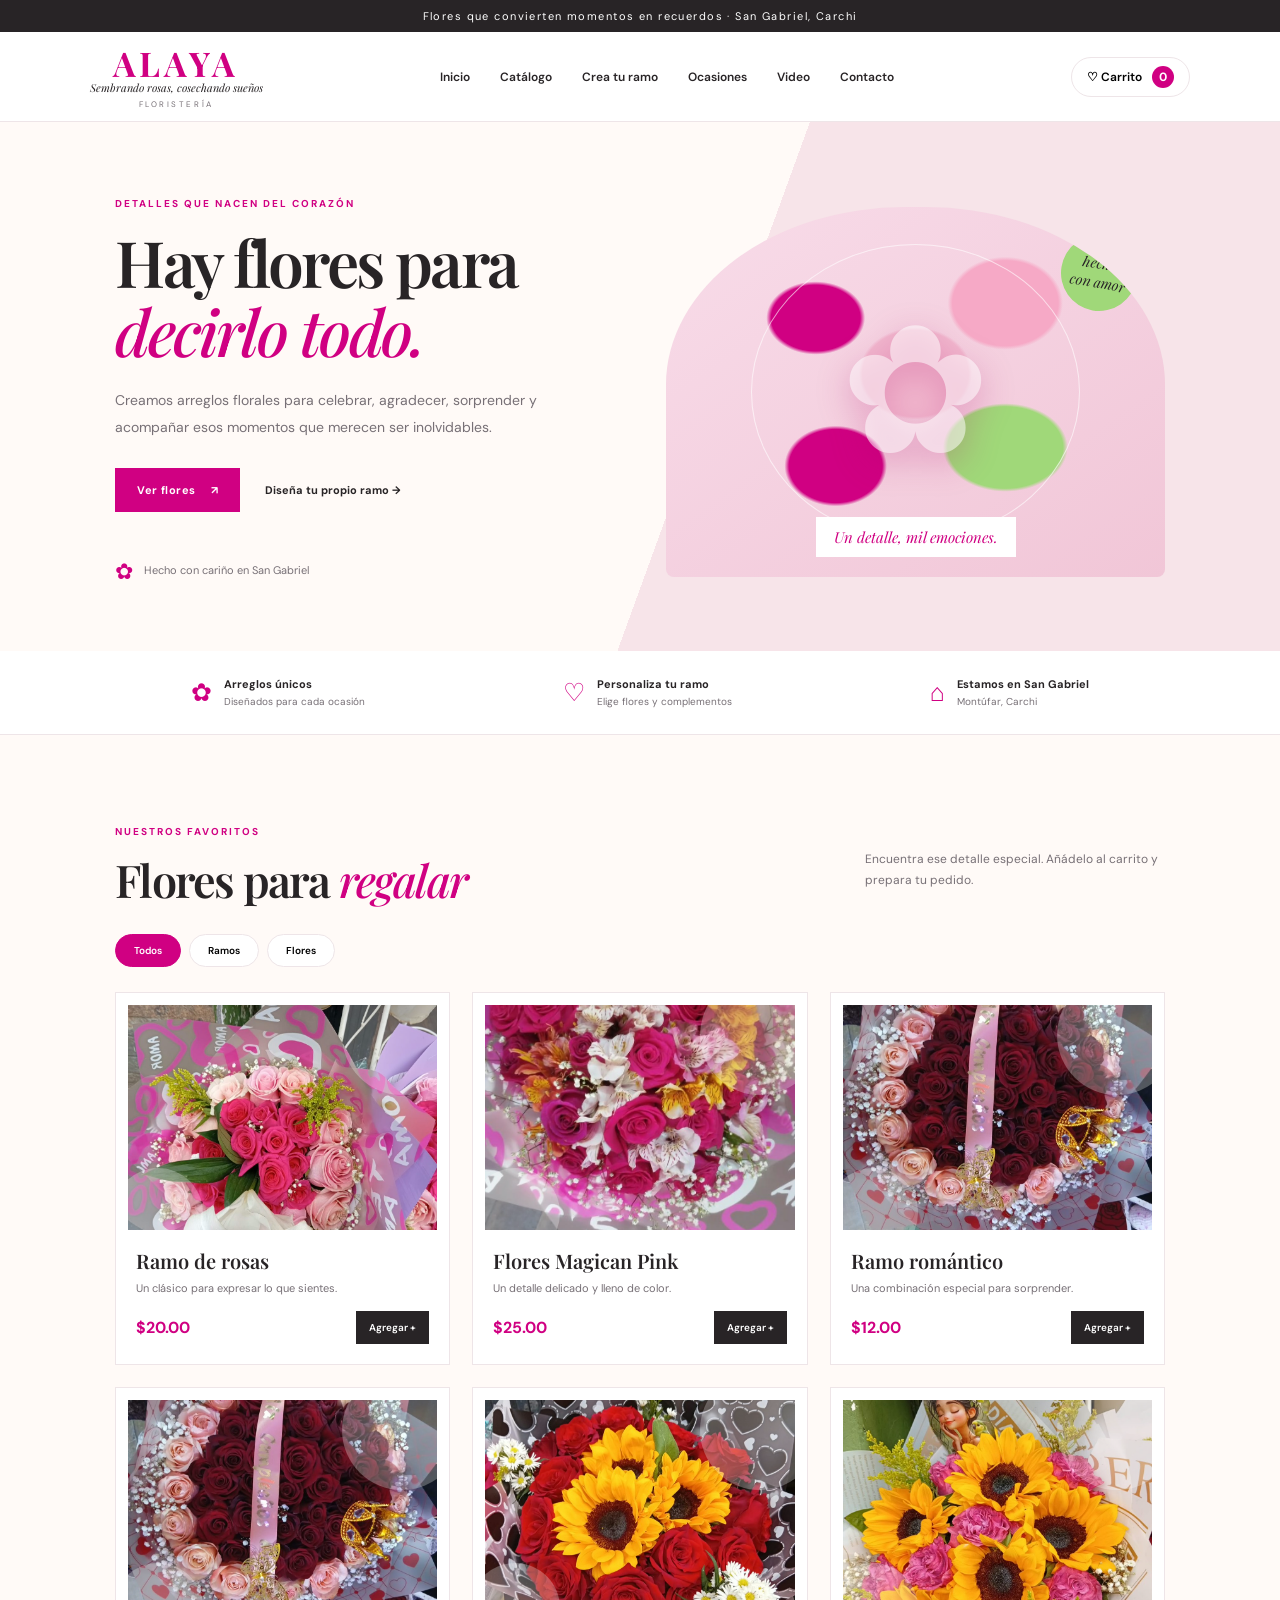
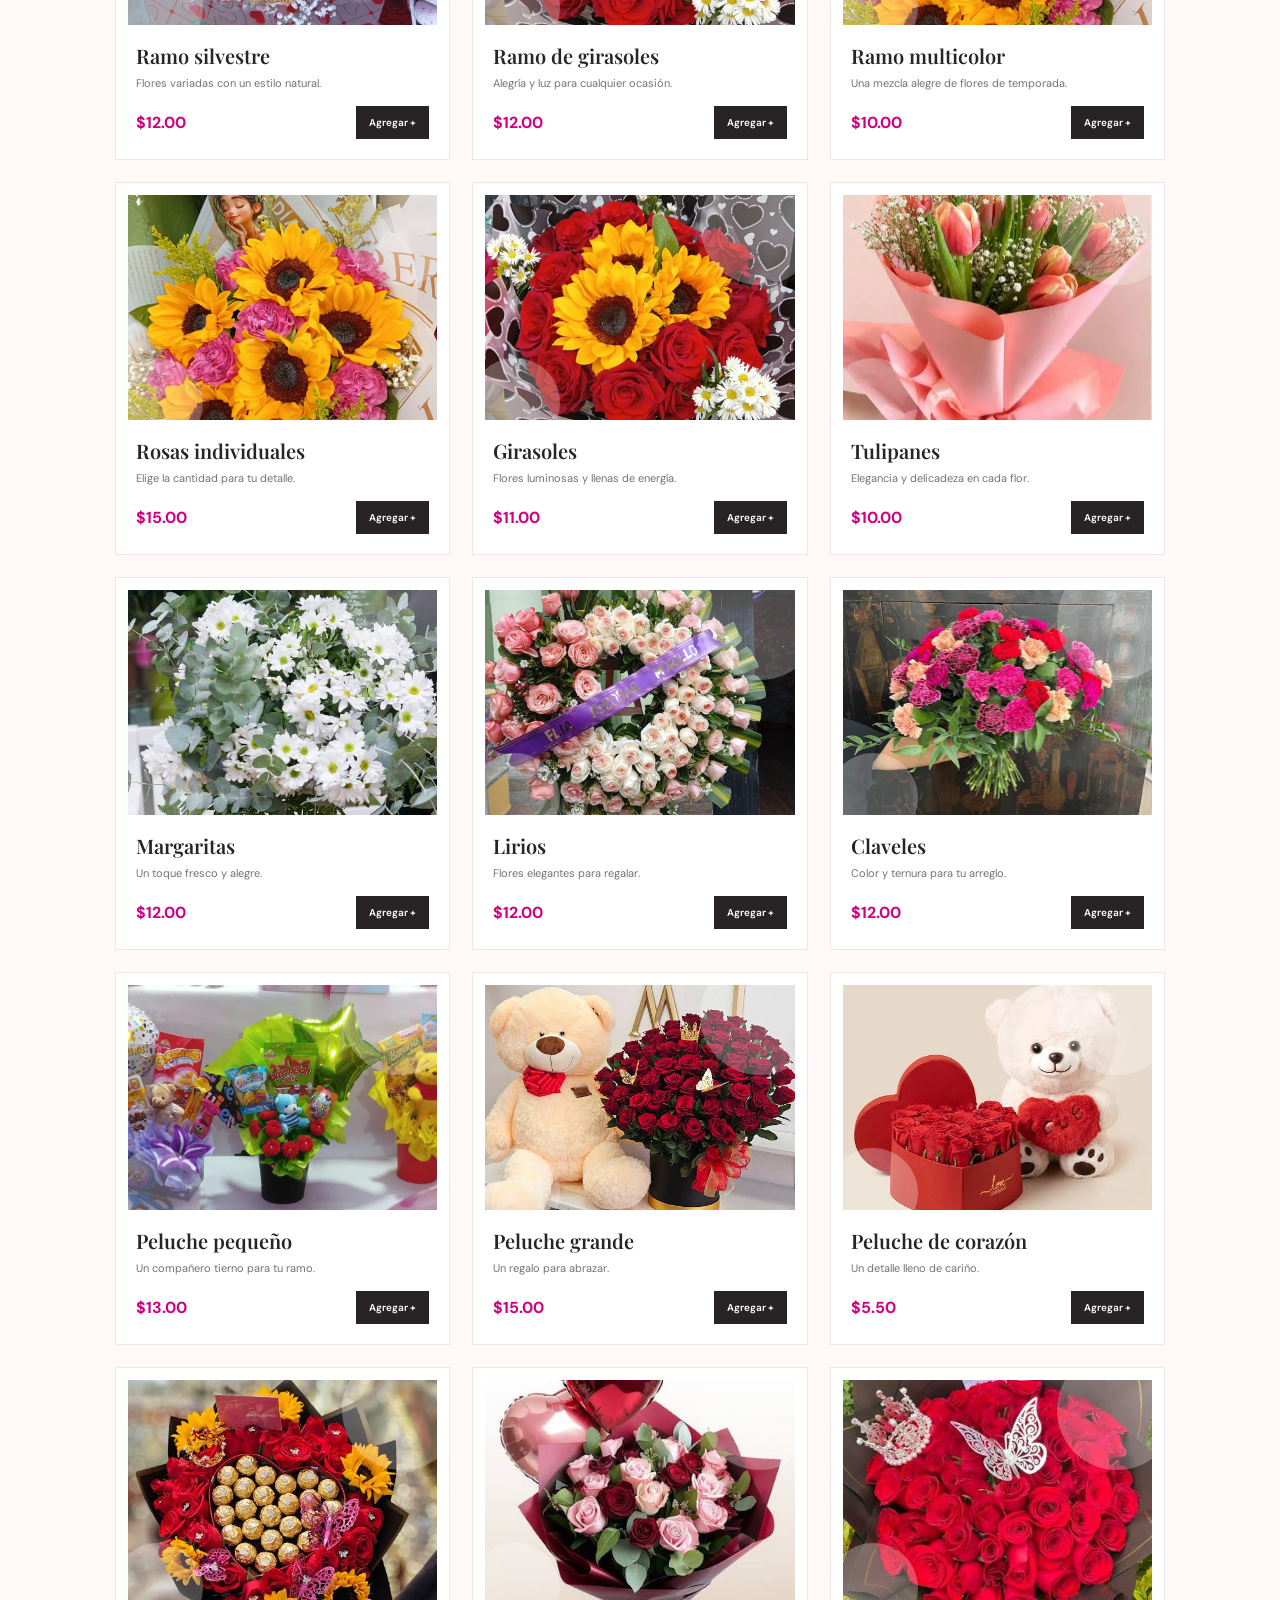
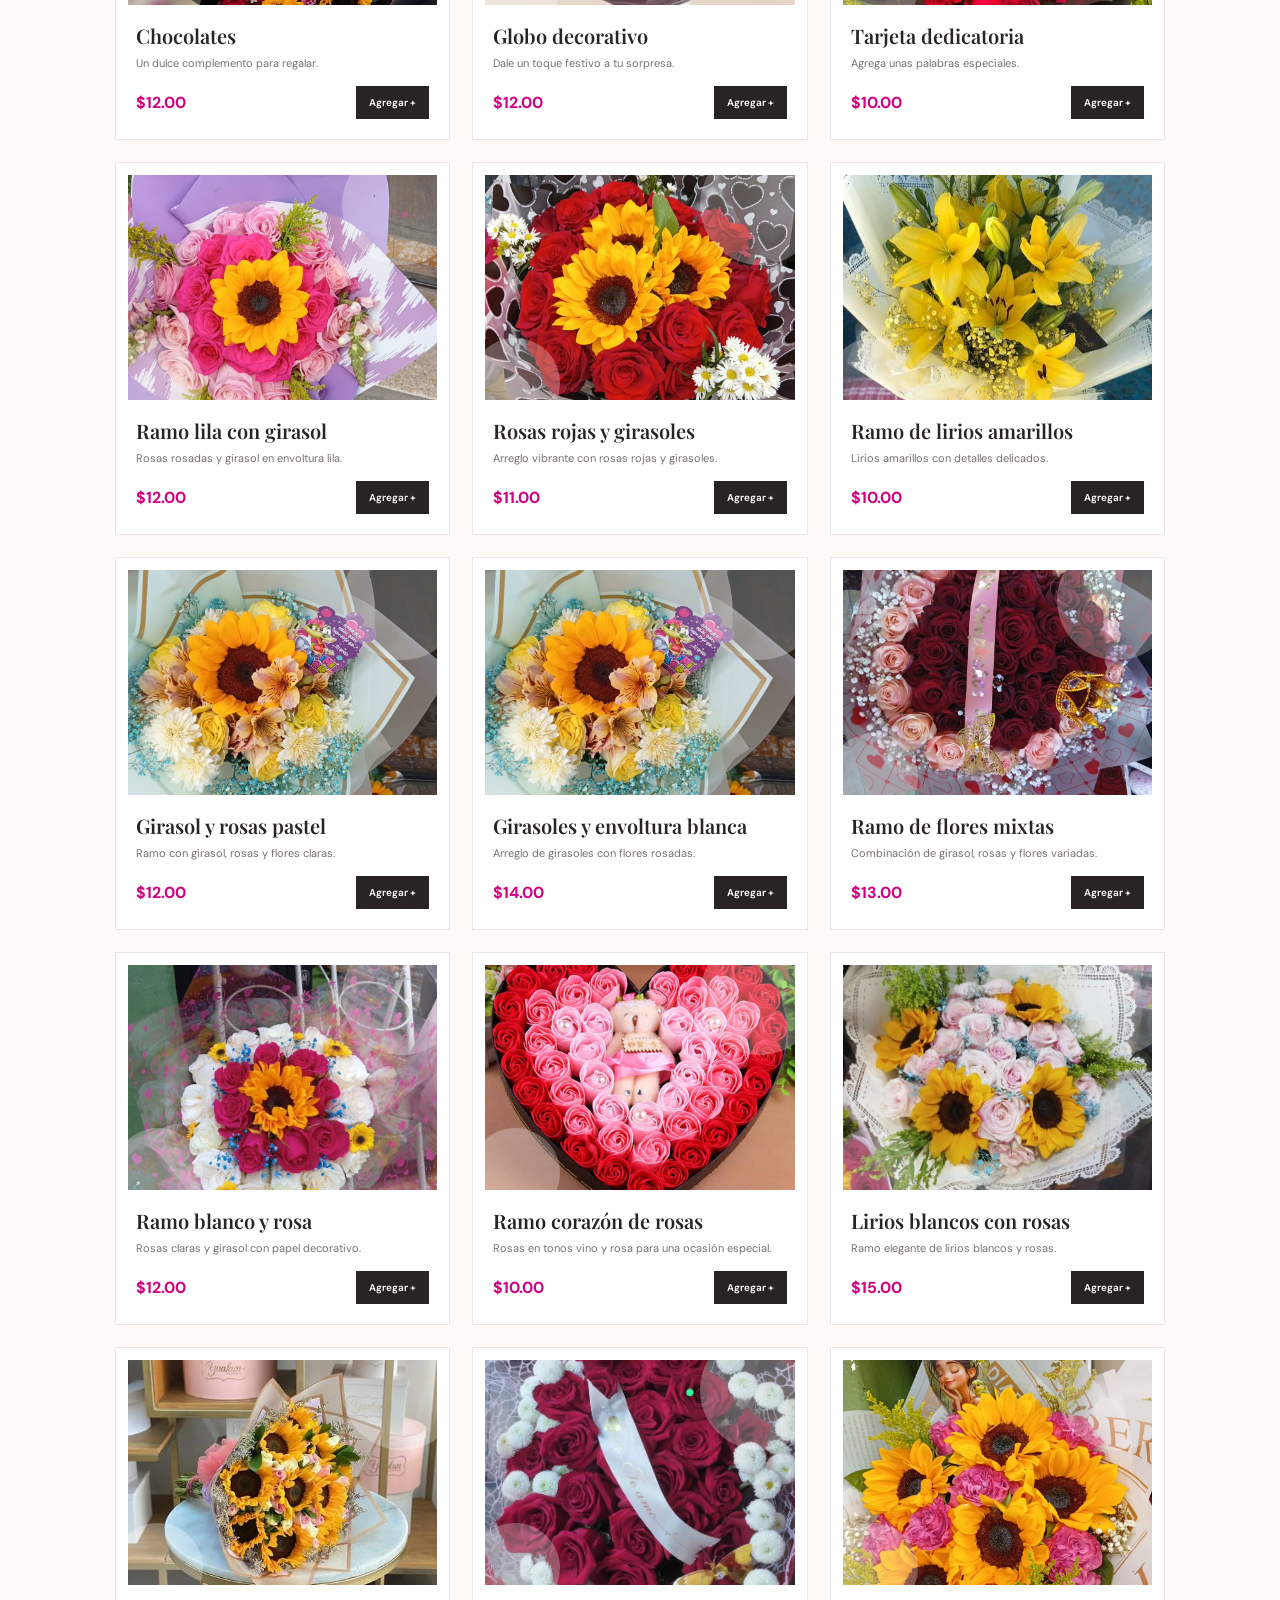
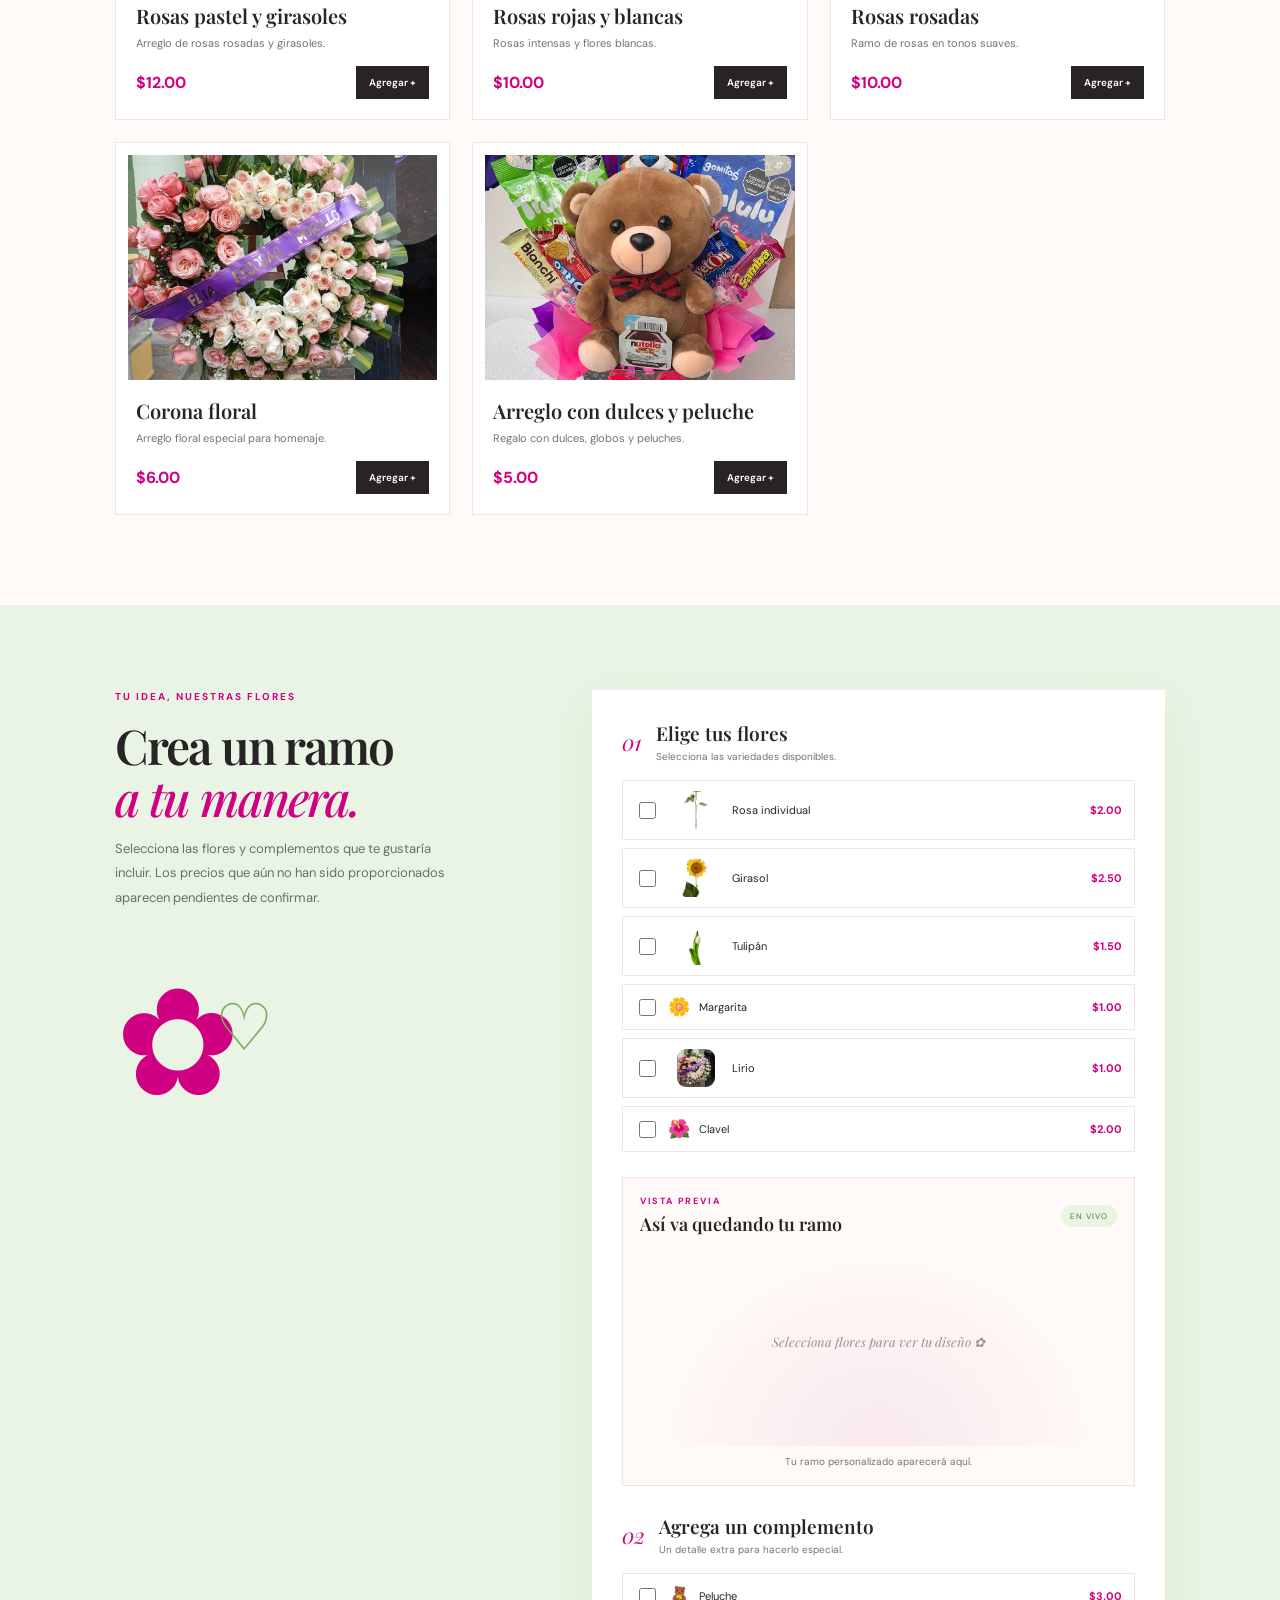
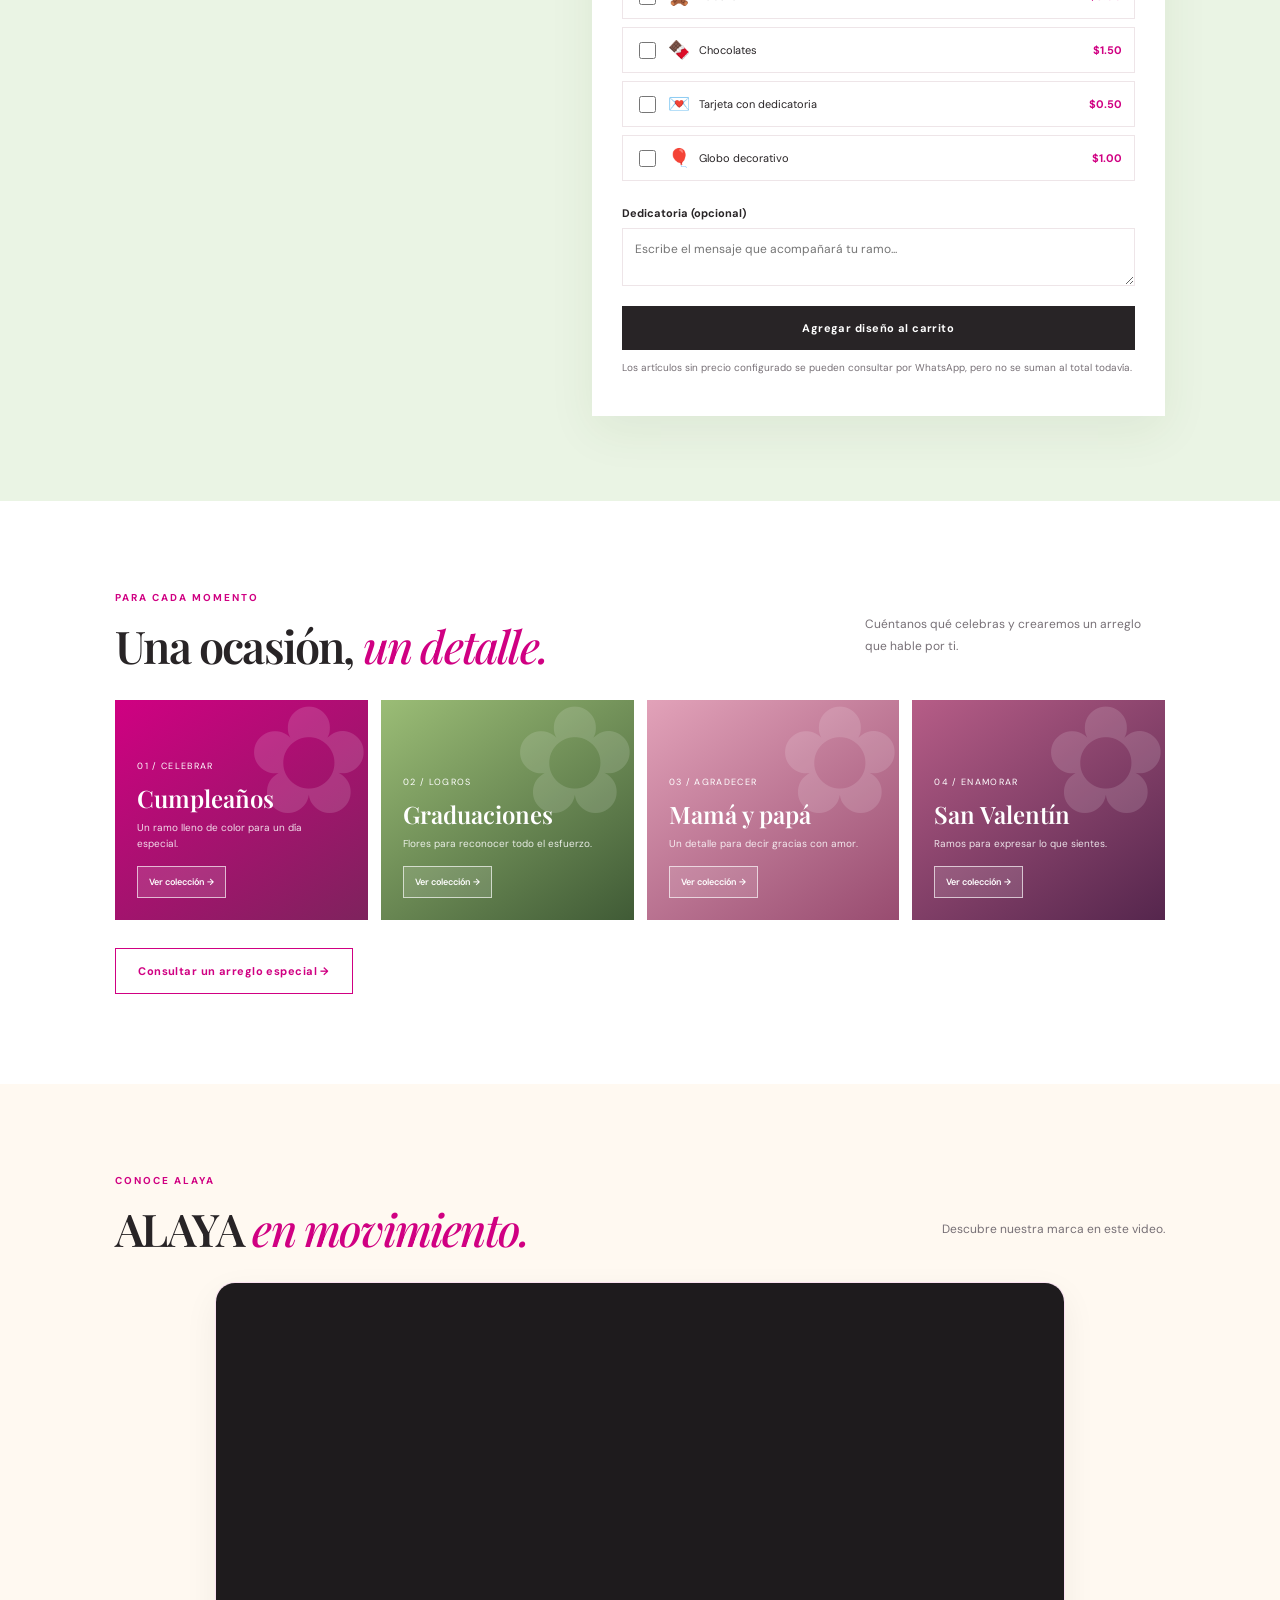
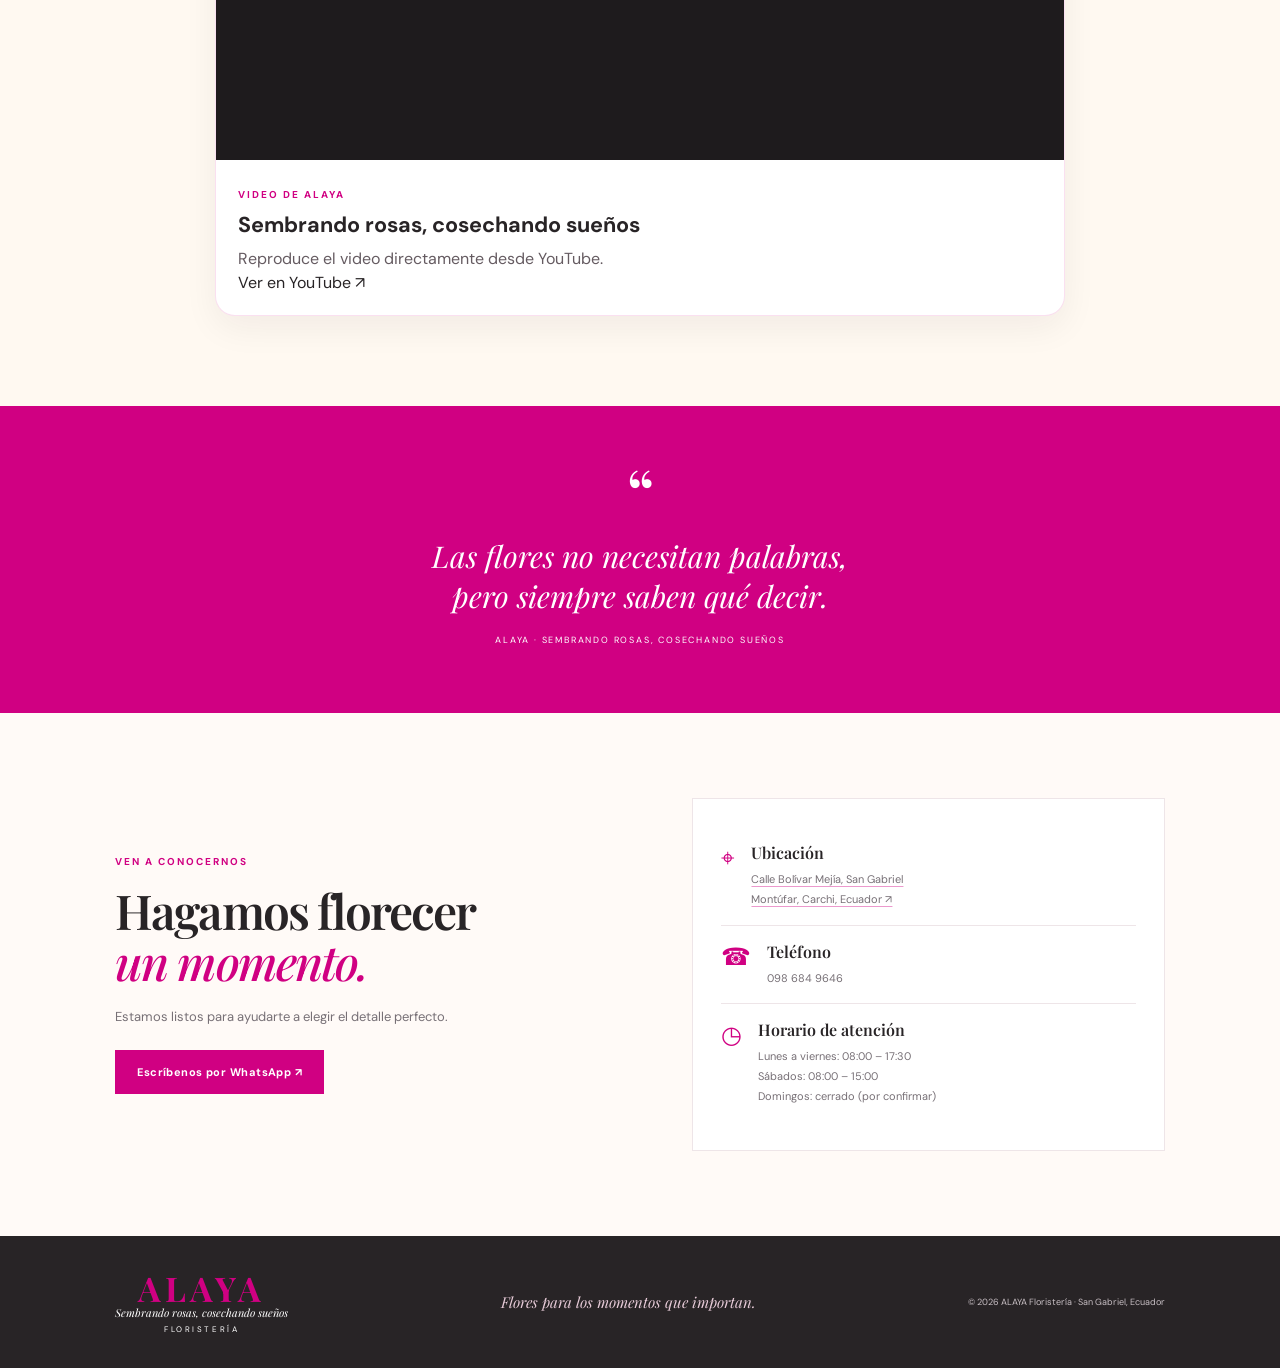
<file: index.html>
<!DOCTYPE html>
<html lang="es">
<head>
  <meta charset="UTF-8">
  <meta name="viewport" content="width=device-width, initial-scale=1.0">
  <meta name="description" content="ALAYA Floristería en San Gabriel, Montúfar. Ramos, flores y arreglos personalizados.">
  <title>ALAYA | Sembrando rosas, cosechando sueños</title>
  <link rel="preconnect" href="https://fonts.googleapis.com">
  <link rel="preconnect" href="https://fonts.gstatic.com" crossorigin>
  <link href="https://fonts.googleapis.com/css2?family=DM+Sans:wght@400;500;600;700&family=Playfair+Display:wght@500;600;700&display=swap" rel="stylesheet">
  <link rel="stylesheet" href="styles.css">
</head>
<body>
  <div class="topline">Flores que convierten momentos en recuerdos · San Gabriel, Carchi</div>
  <header class="header">
    <a class="brand" href="#inicio" aria-label="ALAYA, inicio">
      <span class="brand-name">ALAYA</span><span class="brand-tag">Sembrando rosas, cosechando sueños</span>
      <span class="brand-type">FLORISTERÍA</span>
    </a>
    <button class="menu-toggle" id="menuToggle" aria-label="Abrir menú" aria-expanded="false">☰</button>
    <nav class="nav" id="mainNav">
      <a href="#inicio">Inicio</a><a href="#catalogo">Catálogo</a><a href="#personaliza">Crea tu ramo</a>
      <a href="#ocasiones">Ocasiones</a><a href="#multimedia">Video</a><a href="#contacto">Contacto</a>
    </nav>
    <button class="cart-button" id="openCart" aria-label="Abrir carrito">♡ <span>Carrito</span> <b id="cartCount">0</b></button>
  </header>

  <main>
    <section class="hero" id="inicio">
      <div class="hero-copy">
        <p class="eyebrow">DETALLES QUE NACEN DEL CORAZÓN</p>
        <h1>Hay flores para<br><em>decirlo todo.</em></h1>
        <p class="hero-text">Creamos arreglos florales para celebrar, agradecer, sorprender y acompañar esos momentos que merecen ser inolvidables.</p>
        <div class="hero-actions"><a class="btn btn-pink" href="#catalogo">Ver flores <span>↗</span></a><a class="text-link" href="#personaliza">Diseña tu propio ramo →</a></div>
        <div class="hero-note"><span class="flower-mark">✿</span> Hecho con cariño en San Gabriel</div>
      </div>
      <div class="hero-art" role="img" aria-label="Arreglo de flores rosadas">
        <div class="hero-sticker">hecho<br>con amor</div>
        <div class="hero-flowers">✿</div>
        <div class="hero-caption">Un detalle, mil emociones.</div>
      </div>
    </section>

    <section class="trust-row">
      <div><span class="trust-icon">✿</span><span><b>Arreglos únicos</b><small>Diseñados para cada ocasión</small></span></div>
      <div><span class="trust-icon">♡</span><span><b>Personaliza tu ramo</b><small>Elige flores y complementos</small></span></div>
      <div><span class="trust-icon">⌂</span><span><b>Estamos en San Gabriel</b><small>Montúfar, Carchi</small></span></div>
    </section>

    <section class="section" id="catalogo">
      <div class="section-heading"><div><p class="eyebrow">NUESTROS FAVORITOS</p><h2>Flores para <em>regalar</em></h2></div><p>Encuentra ese detalle especial. Añádelo al carrito y prepara tu pedido.</p></div>
      <div class="filters" id="filters">
        <button class="filter active" data-filter="todos">Todos</button><button class="filter" data-filter="ramos">Ramos</button><button class="filter" data-filter="flores">Flores</button>
      </div>
      <div class="product-grid" id="productGrid"></div>
    </section>

    <section class="builder-section" id="personaliza">
      <div class="builder-intro"><p class="eyebrow">TU IDEA, NUESTRAS FLORES</p><h2>Crea un ramo<br><em>a tu manera.</em></h2><p>Selecciona las flores y complementos que te gustaría incluir. Los precios que aún no han sido proporcionados aparecen pendientes de confirmar.</p><div class="builder-illustration">✿<span>♡</span></div></div>
      <div class="builder-panel">
        <div class="builder-step"><span>01</span><div><h3>Elige tus flores</h3><p>Selecciona las variedades disponibles.</p></div></div>
        <div id="flowerChoices" class="choice-list"></div>
        <div class="bouquet-preview-wrap">
          <div class="preview-heading"><div><p class="eyebrow">VISTA PREVIA</p><h3>Así va quedando tu ramo</h3></div><span class="preview-live">EN VIVO</span></div>
          <div class="bouquet-preview" id="bouquetPreview">
            <div class="preview-paper"></div><div class="preview-blooms" id="previewBlooms"><span class="preview-empty">Selecciona flores para ver tu diseño ✿</span></div>
            <div class="preview-ribbon"></div>
          </div>
          <p class="preview-caption" id="previewCaption">Tu ramo personalizado aparecerá aquí.</p>
        </div>
        <div class="builder-step"><span>02</span><div><h3>Agrega un complemento</h3><p>Un detalle extra para hacerlo especial.</p></div></div>
        <div id="extraChoices" class="choice-list"></div>
        <label class="field-label" for="dedication">Dedicatoria (opcional)</label>
        <textarea id="dedication" rows="2" placeholder="Escribe el mensaje que acompañará tu ramo..."></textarea>
        <button class="btn btn-dark full" id="addCustom" disabled>Agregar diseño al carrito</button>
        <p class="tiny-note">Los artículos sin precio configurado se pueden consultar por WhatsApp, pero no se suman al total todavía.</p>
      </div>
    </section>

    <section class="section occasions" id="ocasiones">
      <div class="section-heading"><div><p class="eyebrow">PARA CADA MOMENTO</p><h2>Una ocasión, <em>un detalle.</em></h2></div><p>Cuéntanos qué celebras y crearemos un arreglo que hable por ti.</p></div>
      <div class="occasion-grid">
        <article class="occasion-card occ-one"><span>01 / CELEBRAR</span><h3>Cumpleaños</h3><p>Un ramo lleno de color para un día especial.</p><a class="occasion-link" href="cumpleanos.html">Ver colección →</a></article>
        <article class="occasion-card occ-two"><span>02 / LOGROS</span><h3>Graduaciones</h3><p>Flores para reconocer todo el esfuerzo.</p><a class="occasion-link" href="graduaciones.html">Ver colección →</a></article>
        <article class="occasion-card occ-three"><span>03 / AGRADECER</span><h3>Mamá y papá</h3><p>Un detalle para decir gracias con amor.</p><a class="occasion-link" href="mama-papa.html">Ver colección →</a></article>
        <article class="occasion-card occ-four"><span>04 / ENAMORAR</span><h3>San Valentín</h3><p>Ramos para expresar lo que sientes.</p><a class="occasion-link" href="san-valentin.html">Ver colección →</a></article>
      </div>
      <a class="btn btn-outline" href="#contacto">Consultar un arreglo especial →</a>
    </section>

    <section class="section video-section" id="multimedia">
      <div class="section-heading"><div><p class="eyebrow">CONOCE ALAYA</p><h2>ALAYA <em>en movimiento.</em></h2></div><p>Descubre nuestra marca en este video.</p></div>
      <div class="alaya-video-grid alaya-video-single">
        <article class="alaya-video-card">
          <div class="alaya-video-frame"><iframe src="https://www.youtube-nocookie.com/embed/rB599iaC-0s" title="Video de ALAYA en YouTube" loading="lazy" allow="accelerometer; autoplay; clipboard-write; encrypted-media; gyroscope; picture-in-picture; web-share" referrerpolicy="strict-origin-when-cross-origin" allowfullscreen></iframe></div>
          <div class="alaya-video-copy"><span class="eyebrow">VIDEO DE ALAYA</span><h3>Sembrando rosas, cosechando sueños</h3><p>Reproduce el video directamente desde YouTube.</p><a href="https://youtu.be/rB599iaC-0s" target="_blank" rel="noopener noreferrer">Ver en YouTube ↗</a></div>
        </article>
      </div>
    </section>

    <section class="quote-band"><span>“</span><p>Las flores no necesitan palabras,<br>pero siempre saben qué decir.</p><small>ALAYA · SEMBRANDO ROSAS, COSECHANDO SUEÑOS</small></section>

    <section class="contact-section" id="contacto">
      <div><p class="eyebrow">VEN A CONOCERNOS</p><h2>Hagamos florecer<br><em>un momento.</em></h2><p>Estamos listos para ayudarte a elegir el detalle perfecto.</p>
        <a class="btn btn-pink" href="https://wa.me/593986849646" target="_blank" rel="noopener">Escríbenos por WhatsApp ↗</a>
      </div>
      <div class="contact-card">
        <div class="contact-item"><span>⌖</span><div><b>Ubicación</b><p><a class="map-link" href="https://www.google.com/maps/search/?api=1&query=Calle+Bolivar+Mejia%2C+San+Gabriel%2C+Montufar%2C+Carchi%2C+Ecuador" target="_blank" rel="noopener">Calle Bolívar Mejía, San Gabriel<br>Montúfar, Carchi, Ecuador ↗</a></p></div></div>
        <div class="contact-item"><span>☎</span><div><b>Teléfono</b><p><a href="tel:+593986849646">098 684 9646</a></p></div></div>
        <div class="contact-item"><span>◷</span><div><b>Horario de atención</b><p>Lunes a viernes: 08:00 – 17:30<br>Sábados: 08:00 – 15:00<br>Domingos: cerrado (por confirmar)</p></div></div>
      </div>
    </section>
  </main>

  <footer><a class="brand footer-brand" href="#inicio"><span class="brand-name">ALAYA</span><span class="brand-tag">Sembrando rosas, cosechando sueños</span><span class="brand-type">FLORISTERÍA</span></a><p>Flores para los momentos que importan.</p><small>© <span id="year"></span> ALAYA Floristería · San Gabriel, Ecuador</small></footer>

  <div class="overlay" id="cartOverlay"></div>
  <aside class="cart-drawer" id="cartDrawer" aria-label="Carrito de compras" aria-hidden="true">
    <div class="cart-head"><div><p class="eyebrow">TU SELECCIÓN</p><h2>Tu carrito</h2></div><button id="closeCart" class="close-btn" aria-label="Cerrar carrito">×</button></div>
    <div id="cartItems" class="cart-items"></div>
    <div class="cart-bottom"><div class="total-line"><span>Total</span><strong id="cartTotal">$0.00</strong></div><p class="tiny-note">El total incluye solo productos con precio configurado.</p><button class="btn btn-pink full" id="checkout">Enviar pedido por WhatsApp ↗</button><button class="clear-cart" id="clearCart">Vaciar carrito</button></div>
  </aside>
  <div class="toast" id="toast" role="status"></div>
  <script src="catalog.js"></script>
  <script src="app.js"></script>
</body>
</html>
</file>
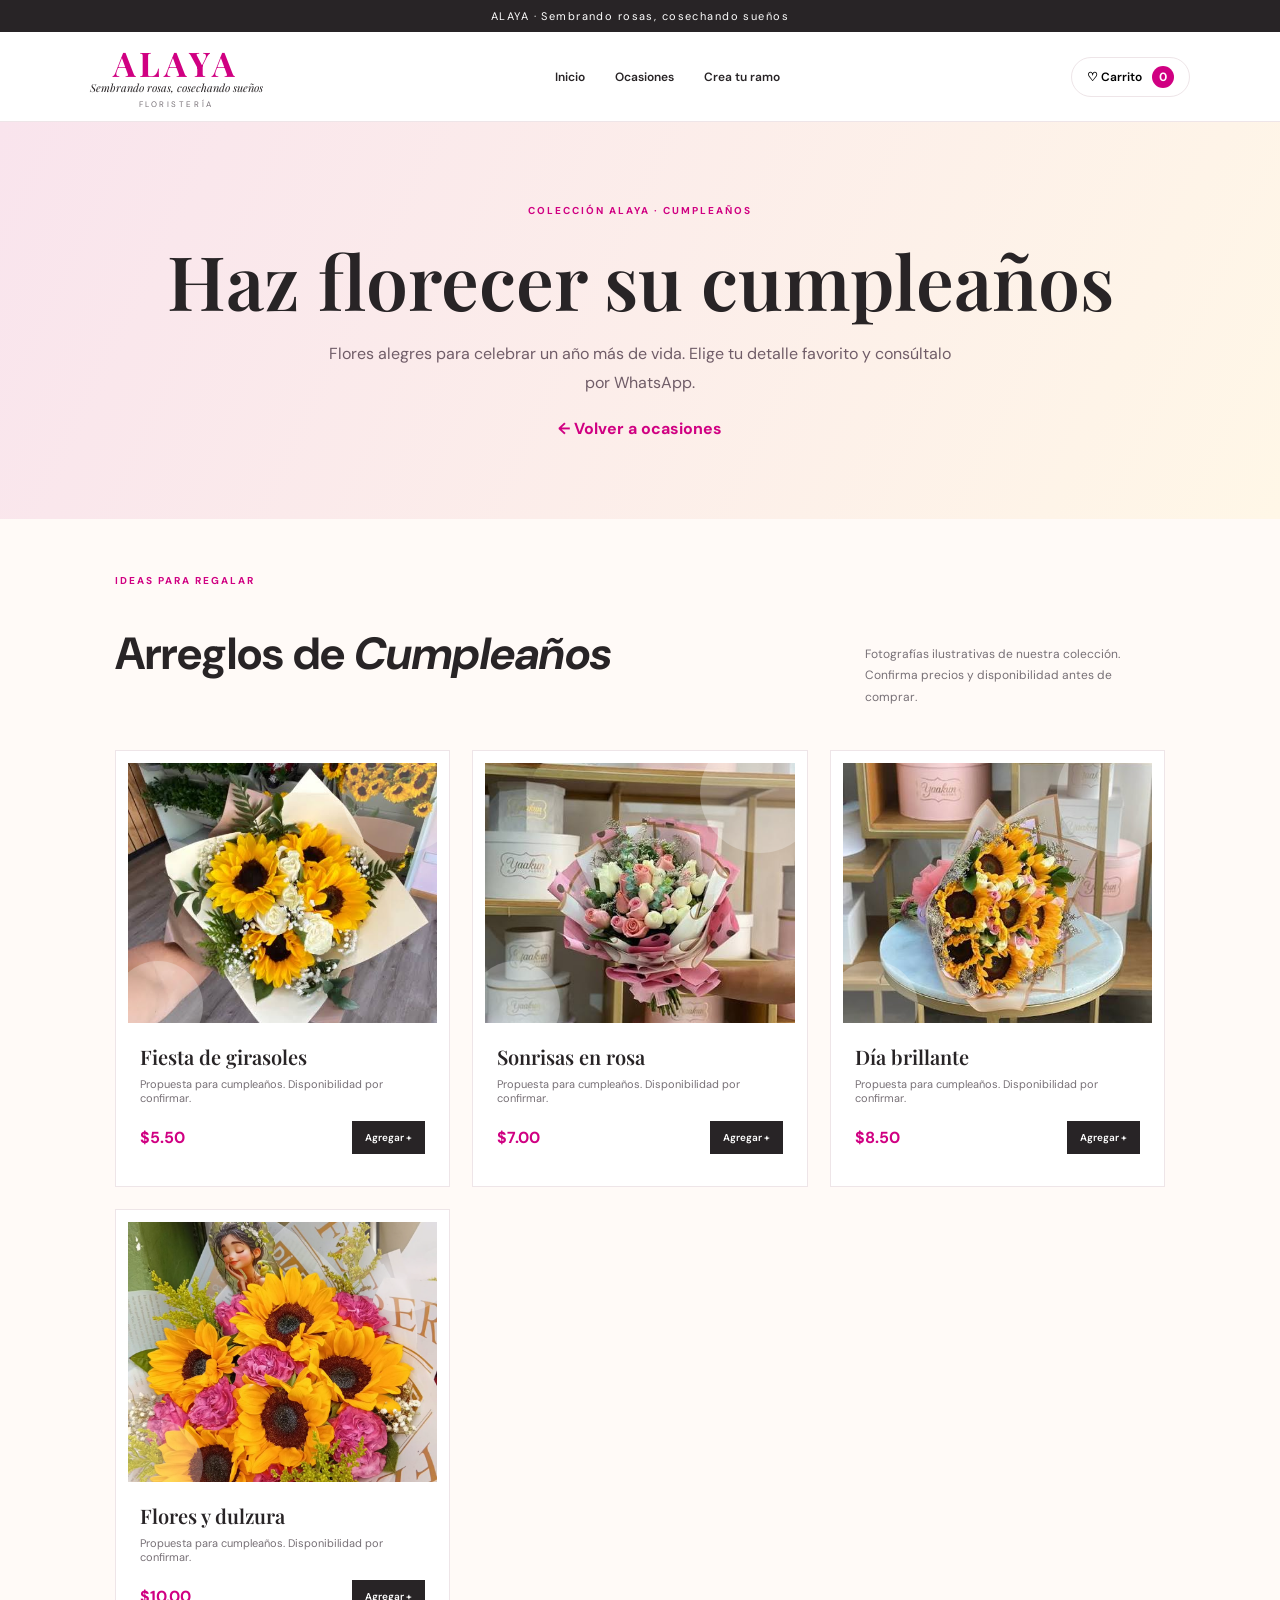
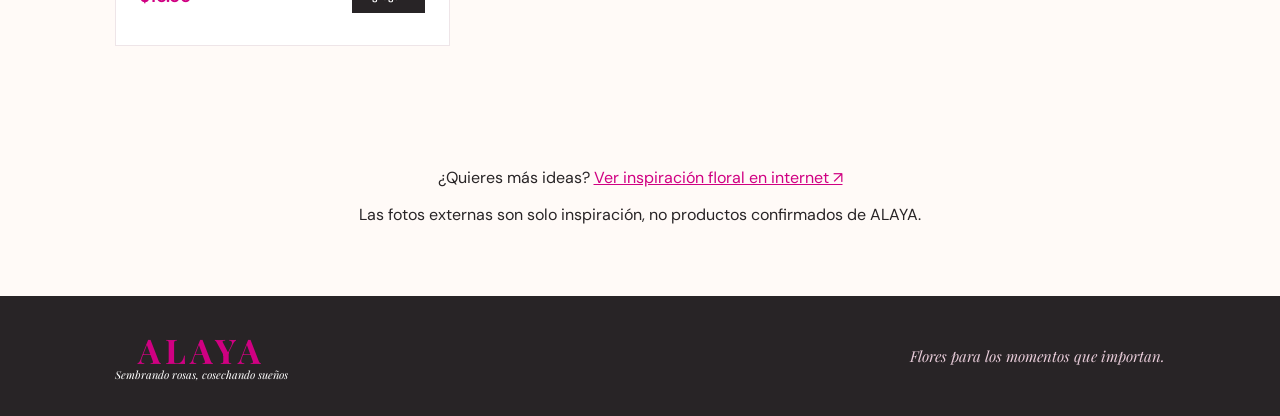
<file: cumpleanos.html>
<!DOCTYPE html><html lang="es"><head><meta charset="UTF-8"><meta name="viewport" content="width=device-width,initial-scale=1"><title>Cumpleaños | ALAYA Floristería</title><link rel="preconnect" href="https://fonts.googleapis.com"><link rel="preconnect" href="https://fonts.gstatic.com" crossorigin><link href="https://fonts.googleapis.com/css2?family=DM+Sans:wght@400;500;600;700&family=Playfair+Display:wght@500;600;700&display=swap" rel="stylesheet"><link rel="stylesheet" href="styles.css"></head><body><div class="topline">ALAYA · Sembrando rosas, cosechando sueños</div><header class="header"><a class="brand" href="index.html"><span class="brand-name">ALAYA</span><span class="brand-tag">Sembrando rosas, cosechando sueños</span><span class="brand-type">FLORISTERÍA</span></a><nav class="nav" style="display:flex;flex-wrap:wrap"><a href="index.html">Inicio</a><a href="index.html#ocasiones">Ocasiones</a><a href="index.html#personaliza">Crea tu ramo</a></nav><button class="cart-button" id="openCart">♡ Carrito <b id="cartCount">0</b></button></header><main><section class="occasion-hero"><p class="eyebrow">COLECCIÓN ALAYA · CUMPLEAÑOS</p><h1>Haz florecer su cumpleaños</h1><p>Flores alegres para celebrar un año más de vida. Elige tu detalle favorito y consúltalo por WhatsApp.</p><a class="occasion-back" href="index.html#ocasiones">← Volver a ocasiones</a></section><section class="occasion-products"><div class="section-heading"><div><p class="eyebrow">IDEAS PARA REGALAR</p><h2>Arreglos de <em>Cumpleaños</em></h2></div><p>Fotografías ilustrativas de nuestra colección. Confirma precios y disponibilidad antes de comprar.</p></div><div class="product-grid"><article class="product-card"><div class="product-visual"><img class="product-image" src="girasoles-enbuelto.jpg" alt="Fiesta de girasoles" loading="lazy"></div><div class="product-info"><h3>Fiesta de girasoles</h3><p>Propuesta para cumpleaños. Disponibilidad por confirmar.</p><div class="product-bottom"><span class="price">$5.50</span><button class="add-btn" data-price="5.50" data-name="Fiesta de girasoles">Agregar +</button></div></div></article>
<article class="product-card"><div class="product-visual"><img class="product-image" src="ramo-pastel.jpg" alt="Sonrisas en rosa" loading="lazy"></div><div class="product-info"><h3>Sonrisas en rosa</h3><p>Propuesta para cumpleaños. Disponibilidad por confirmar.</p><div class="product-bottom"><span class="price">$7.00</span><button class="add-btn" data-price="7.00" data-name="Sonrisas en rosa">Agregar +</button></div></div></article>
<article class="product-card"><div class="product-visual"><img class="product-image" src="girasoles-pastel.jpg" alt="Día brillante" loading="lazy"></div><div class="product-info"><h3>Día brillante</h3><p>Propuesta para cumpleaños. Disponibilidad por confirmar.</p><div class="product-bottom"><span class="price">$8.50</span><button class="add-btn" data-price="8.50" data-name="Día brillante">Agregar +</button></div></div></article>
<article class="product-card"><div class="product-visual"><img class="product-image" src="girasoles-rosas.jpg" alt="Flores y dulzura" loading="lazy"></div><div class="product-info"><h3>Flores y dulzura</h3><p>Propuesta para cumpleaños. Disponibilidad por confirmar.</p><div class="product-bottom"><span class="price">$10.00</span><button class="add-btn" data-price="10.00" data-name="Flores y dulzura">Agregar +</button></div></div></article></div></section><section class="occasion-info"><p>¿Quieres más ideas? <a href="https://unsplash.com/s/photos/birthday-bouquet" target="_blank" rel="noopener">Ver inspiración floral en internet ↗</a></p><p>Las fotos externas son solo inspiración, no productos confirmados de ALAYA.</p></section></main><footer><a class="brand footer-brand" href="index.html"><span class="brand-name">ALAYA</span><span class="brand-tag">Sembrando rosas, cosechando sueños</span></a><p>Flores para los momentos que importan.</p></footer><div class="overlay" id="cartOverlay"></div><aside class="cart-drawer" id="cartDrawer" aria-hidden="true"><div class="cart-head"><h2>Tu carrito</h2><button id="closeCart" class="close-btn">×</button></div><div class="cart-items" id="cartItems"></div><div class="cart-bottom"><div class="total-line"><span>Total</span><strong id="cartTotal">$0.00</strong></div><p class="tiny-note">Los precios de esta colección deben confirmarse.</p><button class="btn btn-pink full" id="checkout">Consultar pedido por WhatsApp ↗</button></div></aside><div class="toast" id="toast" role="status"></div><script src="occasion.js"></script></body></html>
</file>
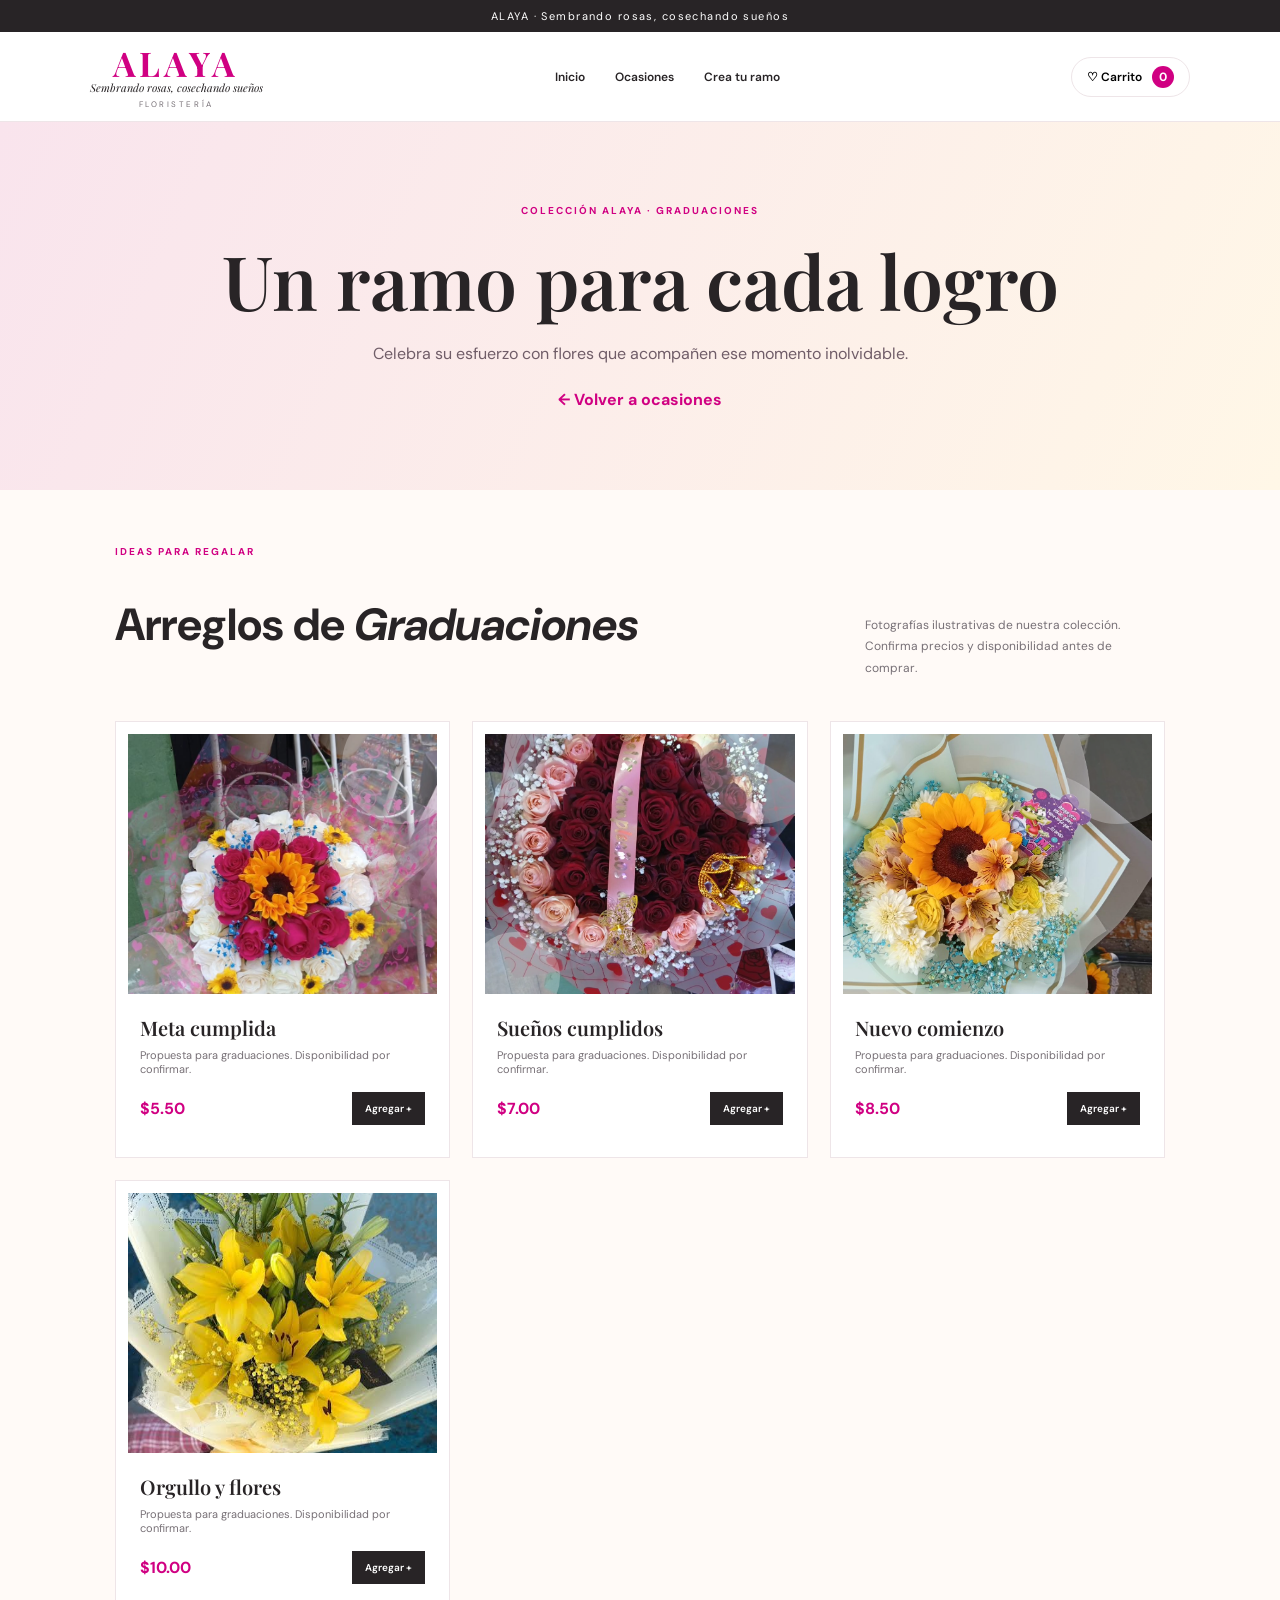
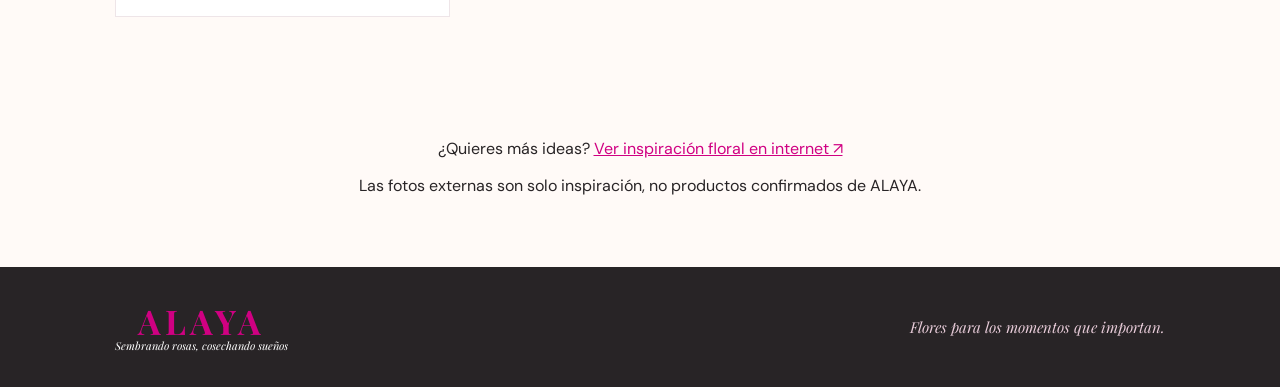
<file: graduaciones.html>
<!DOCTYPE html><html lang="es"><head><meta charset="UTF-8"><meta name="viewport" content="width=device-width,initial-scale=1"><title>Graduaciones | ALAYA Floristería</title><link rel="preconnect" href="https://fonts.googleapis.com"><link rel="preconnect" href="https://fonts.gstatic.com" crossorigin><link href="https://fonts.googleapis.com/css2?family=DM+Sans:wght@400;500;600;700&family=Playfair+Display:wght@500;600;700&display=swap" rel="stylesheet"><link rel="stylesheet" href="styles.css"></head><body><div class="topline">ALAYA · Sembrando rosas, cosechando sueños</div><header class="header"><a class="brand" href="index.html"><span class="brand-name">ALAYA</span><span class="brand-tag">Sembrando rosas, cosechando sueños</span><span class="brand-type">FLORISTERÍA</span></a><nav class="nav" style="display:flex;flex-wrap:wrap"><a href="index.html">Inicio</a><a href="index.html#ocasiones">Ocasiones</a><a href="index.html#personaliza">Crea tu ramo</a></nav><button class="cart-button" id="openCart">♡ Carrito <b id="cartCount">0</b></button></header><main><section class="occasion-hero"><p class="eyebrow">COLECCIÓN ALAYA · GRADUACIONES</p><h1>Un ramo para cada logro</h1><p>Celebra su esfuerzo con flores que acompañen ese momento inolvidable.</p><a class="occasion-back" href="index.html#ocasiones">← Volver a ocasiones</a></section><section class="occasion-products"><div class="section-heading"><div><p class="eyebrow">IDEAS PARA REGALAR</p><h2>Arreglos de <em>Graduaciones</em></h2></div><p>Fotografías ilustrativas de nuestra colección. Confirma precios y disponibilidad antes de comprar.</p></div><div class="product-grid"><article class="product-card"><div class="product-visual"><img class="product-image" src="ramo-blanco-rosa.jpg" alt="Meta cumplida" loading="lazy"></div><div class="product-info"><h3>Meta cumplida</h3><p>Propuesta para graduaciones. Disponibilidad por confirmar.</p><div class="product-bottom"><span class="price">$5.50</span><button class="add-btn" data-price="5.50" data-name="Meta cumplida">Agregar +</button></div></div></article>
<article class="product-card"><div class="product-visual"><img class="product-image" src="ramo-elegante-mixto.jpg" alt="Sueños cumplidos" loading="lazy"></div><div class="product-info"><h3>Sueños cumplidos</h3><p>Propuesta para graduaciones. Disponibilidad por confirmar.</p><div class="product-bottom"><span class="price">$7.00</span><button class="add-btn" data-price="7.00" data-name="Sueños cumplidos">Agregar +</button></div></div></article>
<article class="product-card"><div class="product-visual"><img class="product-image" src="girasoles-blancos.jpg" alt="Nuevo comienzo" loading="lazy"></div><div class="product-info"><h3>Nuevo comienzo</h3><p>Propuesta para graduaciones. Disponibilidad por confirmar.</p><div class="product-bottom"><span class="price">$8.50</span><button class="add-btn" data-price="8.50" data-name="Nuevo comienzo">Agregar +</button></div></div></article>
<article class="product-card"><div class="product-visual"><img class="product-image" src="lirios-ramo.jpg" alt="Orgullo y flores" loading="lazy"></div><div class="product-info"><h3>Orgullo y flores</h3><p>Propuesta para graduaciones. Disponibilidad por confirmar.</p><div class="product-bottom"><span class="price">$10.00</span><button class="add-btn" data-price="10.00" data-name="Orgullo y flores">Agregar +</button></div></div></article></div></section><section class="occasion-info"><p>¿Quieres más ideas? <a href="https://www.pexels.com/photo/graduation-bouquet-with-pink-roses-and-message-33226870/" target="_blank" rel="noopener">Ver inspiración floral en internet ↗</a></p><p>Las fotos externas son solo inspiración, no productos confirmados de ALAYA.</p></section></main><footer><a class="brand footer-brand" href="index.html"><span class="brand-name">ALAYA</span><span class="brand-tag">Sembrando rosas, cosechando sueños</span></a><p>Flores para los momentos que importan.</p></footer><div class="overlay" id="cartOverlay"></div><aside class="cart-drawer" id="cartDrawer" aria-hidden="true"><div class="cart-head"><h2>Tu carrito</h2><button id="closeCart" class="close-btn">×</button></div><div class="cart-items" id="cartItems"></div><div class="cart-bottom"><div class="total-line"><span>Total</span><strong id="cartTotal">$0.00</strong></div><p class="tiny-note">Los precios de esta colección deben confirmarse.</p><button class="btn btn-pink full" id="checkout">Consultar pedido por WhatsApp ↗</button></div></aside><div class="toast" id="toast" role="status"></div><script src="occasion.js"></script></body></html>
</file>
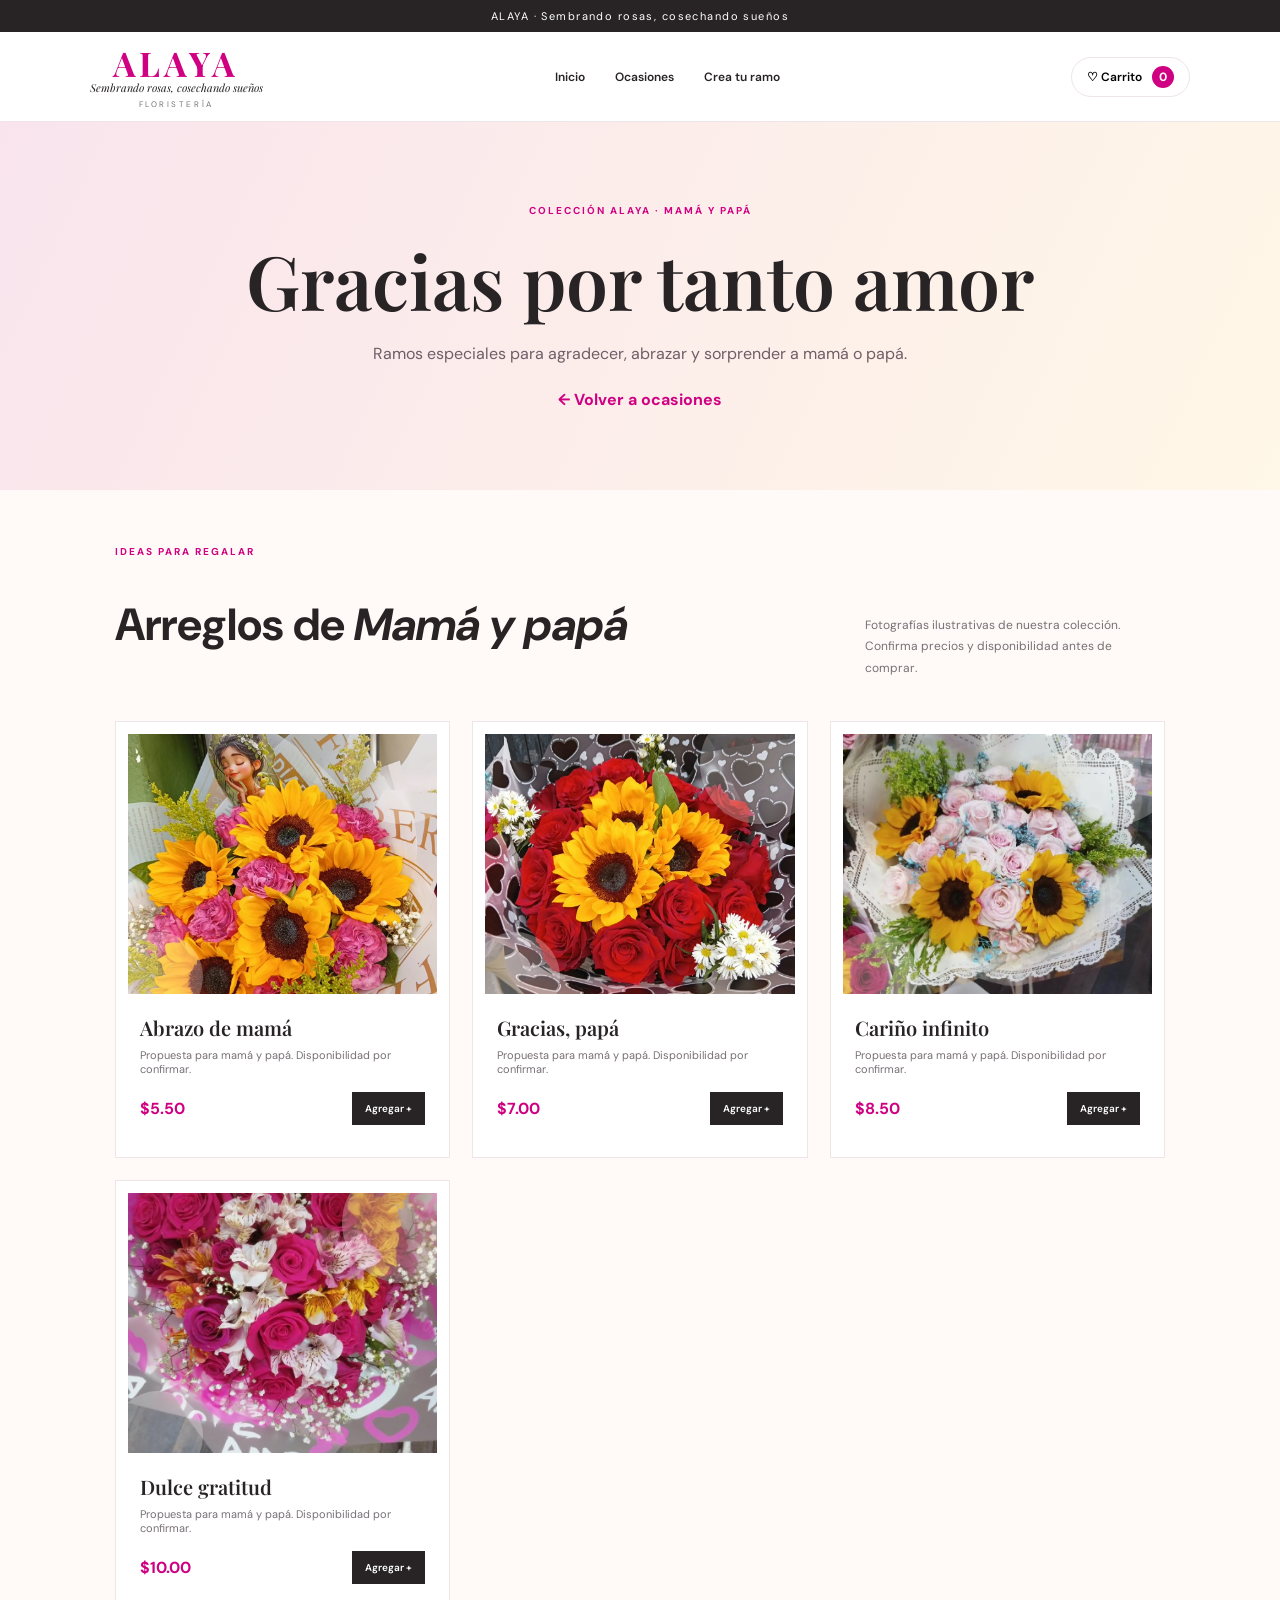
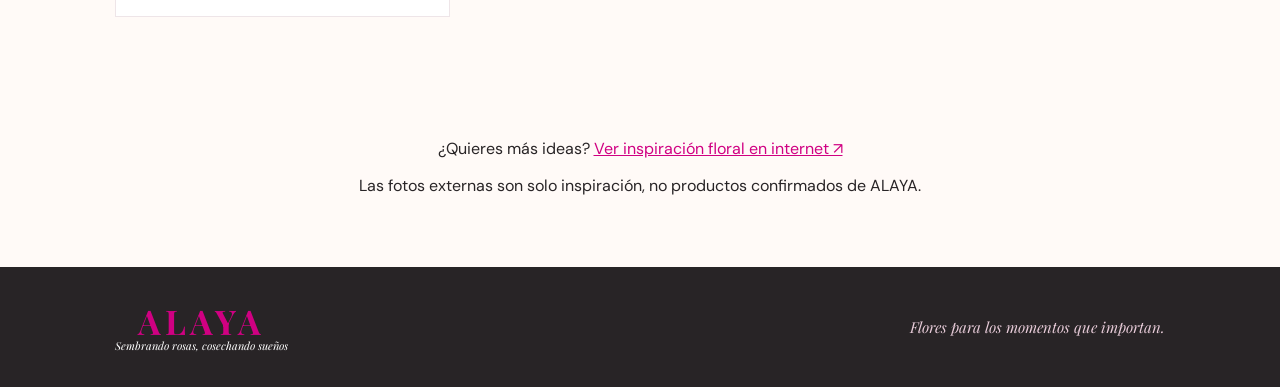
<file: mama-papa.html>
<!DOCTYPE html><html lang="es"><head><meta charset="UTF-8"><meta name="viewport" content="width=device-width,initial-scale=1"><title>Mamá y papá | ALAYA Floristería</title><link rel="preconnect" href="https://fonts.googleapis.com"><link rel="preconnect" href="https://fonts.gstatic.com" crossorigin><link href="https://fonts.googleapis.com/css2?family=DM+Sans:wght@400;500;600;700&family=Playfair+Display:wght@500;600;700&display=swap" rel="stylesheet"><link rel="stylesheet" href="styles.css"></head><body><div class="topline">ALAYA · Sembrando rosas, cosechando sueños</div><header class="header"><a class="brand" href="index.html"><span class="brand-name">ALAYA</span><span class="brand-tag">Sembrando rosas, cosechando sueños</span><span class="brand-type">FLORISTERÍA</span></a><nav class="nav" style="display:flex;flex-wrap:wrap"><a href="index.html">Inicio</a><a href="index.html#ocasiones">Ocasiones</a><a href="index.html#personaliza">Crea tu ramo</a></nav><button class="cart-button" id="openCart">♡ Carrito <b id="cartCount">0</b></button></header><main><section class="occasion-hero"><p class="eyebrow">COLECCIÓN ALAYA · MAMÁ Y PAPÁ</p><h1>Gracias por tanto amor</h1><p>Ramos especiales para agradecer, abrazar y sorprender a mamá o papá.</p><a class="occasion-back" href="index.html#ocasiones">← Volver a ocasiones</a></section><section class="occasion-products"><div class="section-heading"><div><p class="eyebrow">IDEAS PARA REGALAR</p><h2>Arreglos de <em>Mamá y papá</em></h2></div><p>Fotografías ilustrativas de nuestra colección. Confirma precios y disponibilidad antes de comprar.</p></div><div class="product-grid"><article class="product-card"><div class="product-visual"><img class="product-image" src="rosas-rosadas.jpg" alt="Abrazo de mamá" loading="lazy"></div><div class="product-info"><h3>Abrazo de mamá</h3><p>Propuesta para mamá y papá. Disponibilidad por confirmar.</p><div class="product-bottom"><span class="price">$5.50</span><button class="add-btn" data-price="5.50" data-name="Abrazo de mamá">Agregar +</button></div></div></article>
<article class="product-card"><div class="product-visual"><img class="product-image" src="rosas-rojas-girasoles.jpg" alt="Gracias, papá" loading="lazy"></div><div class="product-info"><h3>Gracias, papá</h3><p>Propuesta para mamá y papá. Disponibilidad por confirmar.</p><div class="product-bottom"><span class="price">$7.00</span><button class="add-btn" data-price="7.00" data-name="Gracias, papá">Agregar +</button></div></div></article>
<article class="product-card"><div class="product-visual"><img class="product-image" src="lirios-blancos.jpg" alt="Cariño infinito" loading="lazy"></div><div class="product-info"><h3>Cariño infinito</h3><p>Propuesta para mamá y papá. Disponibilidad por confirmar.</p><div class="product-bottom"><span class="price">$8.50</span><button class="add-btn" data-price="8.50" data-name="Cariño infinito">Agregar +</button></div></div></article>
<article class="product-card"><div class="product-visual"><img class="product-image" src="ramo-fucsia-mixto.jpg" alt="Dulce gratitud" loading="lazy"></div><div class="product-info"><h3>Dulce gratitud</h3><p>Propuesta para mamá y papá. Disponibilidad por confirmar.</p><div class="product-bottom"><span class="price">$10.00</span><button class="add-btn" data-price="10.00" data-name="Dulce gratitud">Agregar +</button></div></div></article></div></section><section class="occasion-info"><p>¿Quieres más ideas? <a href="https://unsplash.com/s/photos/mothers-day-bouquet" target="_blank" rel="noopener">Ver inspiración floral en internet ↗</a></p><p>Las fotos externas son solo inspiración, no productos confirmados de ALAYA.</p></section></main><footer><a class="brand footer-brand" href="index.html"><span class="brand-name">ALAYA</span><span class="brand-tag">Sembrando rosas, cosechando sueños</span></a><p>Flores para los momentos que importan.</p></footer><div class="overlay" id="cartOverlay"></div><aside class="cart-drawer" id="cartDrawer" aria-hidden="true"><div class="cart-head"><h2>Tu carrito</h2><button id="closeCart" class="close-btn">×</button></div><div class="cart-items" id="cartItems"></div><div class="cart-bottom"><div class="total-line"><span>Total</span><strong id="cartTotal">$0.00</strong></div><p class="tiny-note">Los precios de esta colección deben confirmarse.</p><button class="btn btn-pink full" id="checkout">Consultar pedido por WhatsApp ↗</button></div></aside><div class="toast" id="toast" role="status"></div><script src="occasion.js"></script></body></html>
</file>
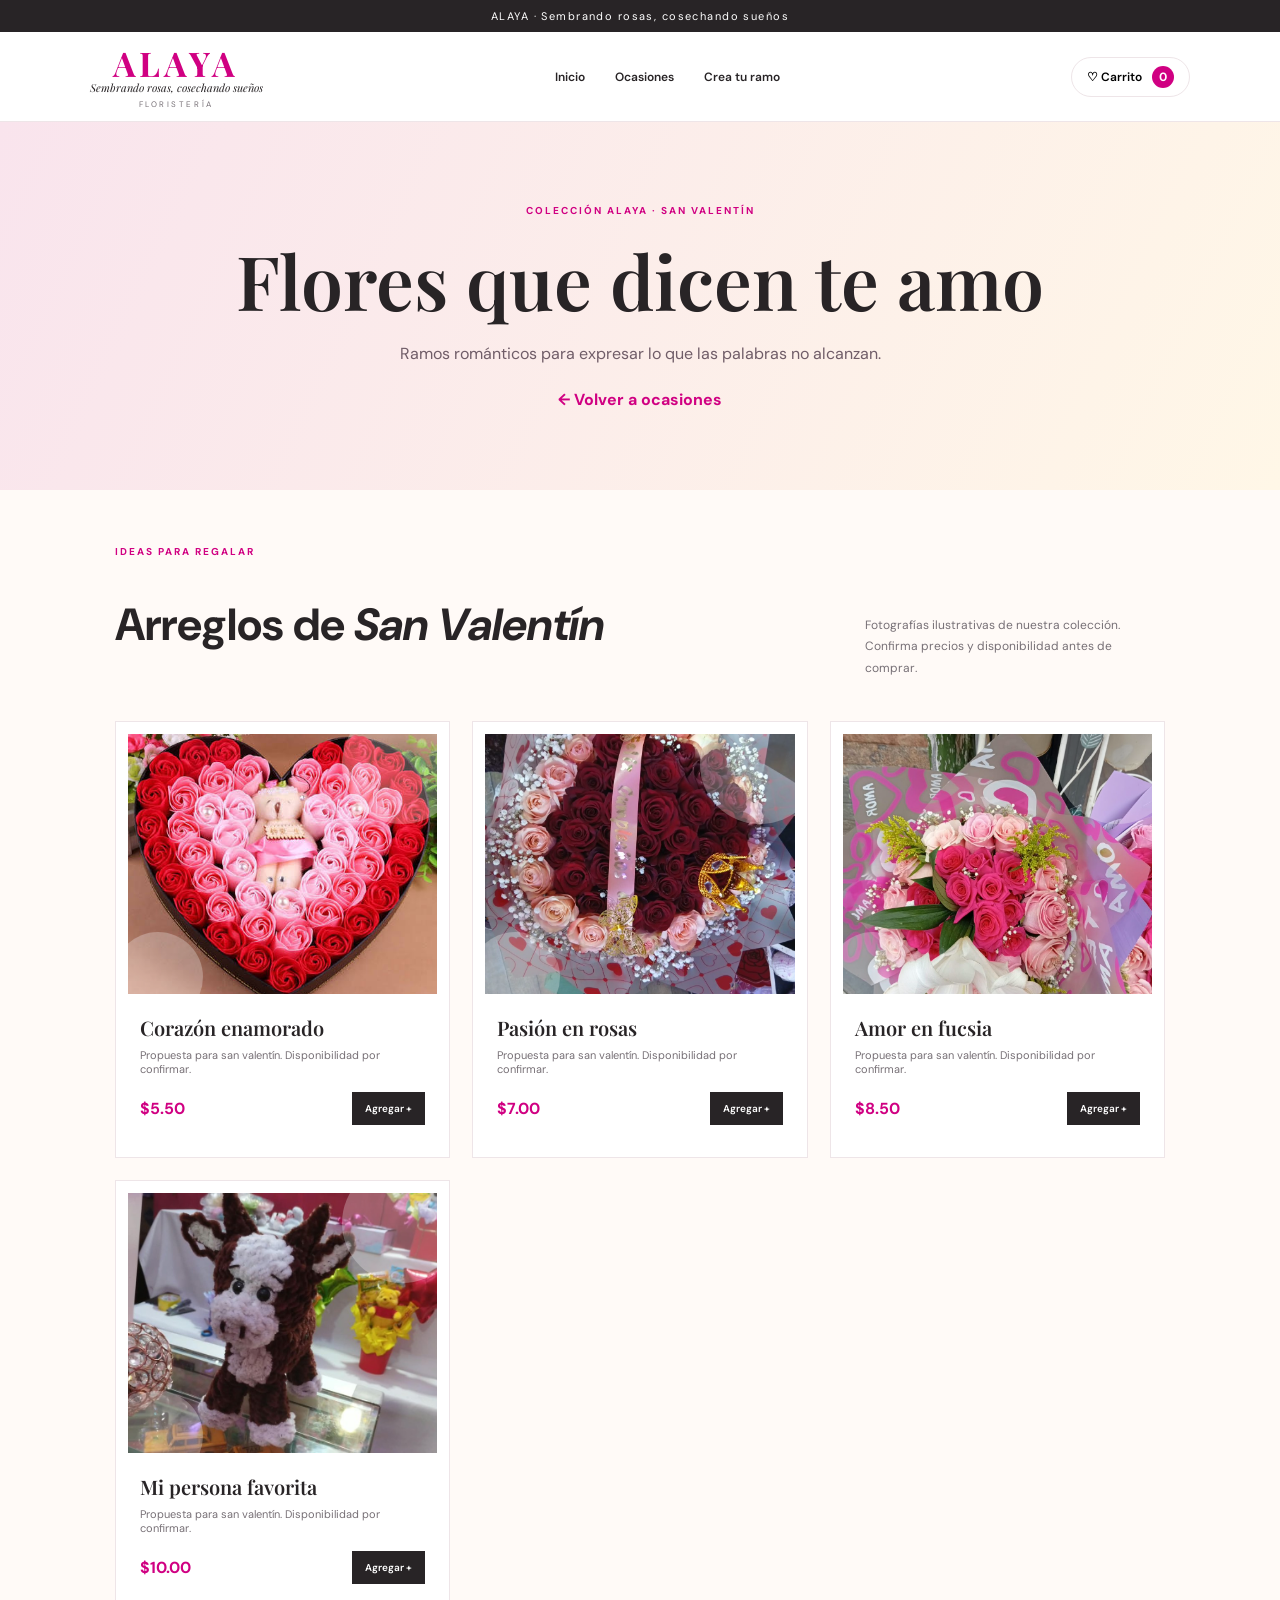
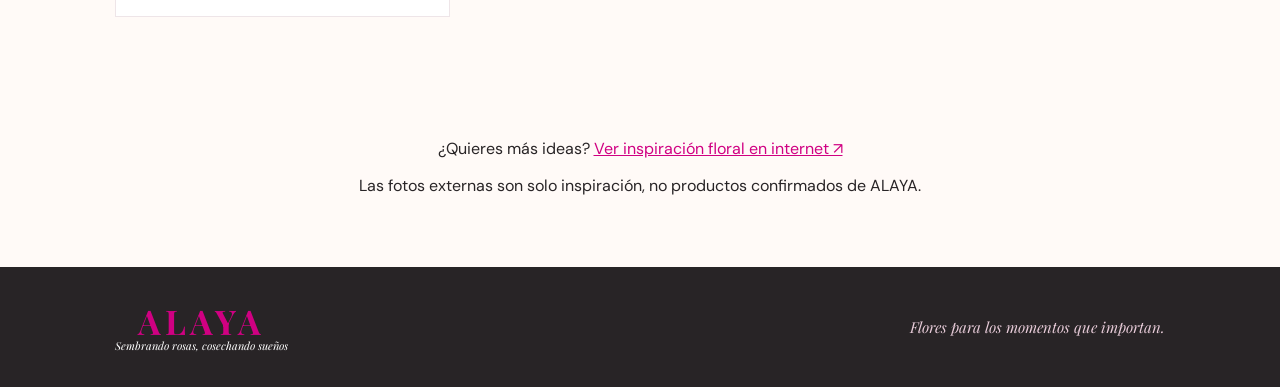
<file: san-valentin.html>
<!DOCTYPE html><html lang="es"><head><meta charset="UTF-8"><meta name="viewport" content="width=device-width,initial-scale=1"><title>San Valentín | ALAYA Floristería</title><link rel="preconnect" href="https://fonts.googleapis.com"><link rel="preconnect" href="https://fonts.gstatic.com" crossorigin><link href="https://fonts.googleapis.com/css2?family=DM+Sans:wght@400;500;600;700&family=Playfair+Display:wght@500;600;700&display=swap" rel="stylesheet"><link rel="stylesheet" href="styles.css"></head><body><div class="topline">ALAYA · Sembrando rosas, cosechando sueños</div><header class="header"><a class="brand" href="index.html"><span class="brand-name">ALAYA</span><span class="brand-tag">Sembrando rosas, cosechando sueños</span><span class="brand-type">FLORISTERÍA</span></a><nav class="nav" style="display:flex;flex-wrap:wrap"><a href="index.html">Inicio</a><a href="index.html#ocasiones">Ocasiones</a><a href="index.html#personaliza">Crea tu ramo</a></nav><button class="cart-button" id="openCart">♡ Carrito <b id="cartCount">0</b></button></header><main><section class="occasion-hero"><p class="eyebrow">COLECCIÓN ALAYA · SAN VALENTÍN</p><h1>Flores que dicen te amo</h1><p>Ramos románticos para expresar lo que las palabras no alcanzan.</p><a class="occasion-back" href="index.html#ocasiones">← Volver a ocasiones</a></section><section class="occasion-products"><div class="section-heading"><div><p class="eyebrow">IDEAS PARA REGALAR</p><h2>Arreglos de <em>San Valentín</em></h2></div><p>Fotografías ilustrativas de nuestra colección. Confirma precios y disponibilidad antes de comprar.</p></div><div class="product-grid"><article class="product-card"><div class="product-visual"><img class="product-image" src="ramo-corazon-2.jpg" alt="Corazón enamorado" loading="lazy"></div><div class="product-info"><h3>Corazón enamorado</h3><p>Propuesta para san valentín. Disponibilidad por confirmar.</p><div class="product-bottom"><span class="price">$5.50</span><button class="add-btn" data-price="5.50" data-name="Corazón enamorado">Agregar +</button></div></div></article>
<article class="product-card"><div class="product-visual"><img class="product-image" src="rosas-vino.jpg" alt="Pasión en rosas" loading="lazy"></div><div class="product-info"><h3>Pasión en rosas</h3><p>Propuesta para san valentín. Disponibilidad por confirmar.</p><div class="product-bottom"><span class="price">$7.00</span><button class="add-btn" data-price="7.00" data-name="Pasión en rosas">Agregar +</button></div></div></article>
<article class="product-card"><div class="product-visual"><img class="product-image" src="rosas-fucsias.jpg" alt="Amor en fucsia" loading="lazy"></div><div class="product-info"><h3>Amor en fucsia</h3><p>Propuesta para san valentín. Disponibilidad por confirmar.</p><div class="product-bottom"><span class="price">$8.50</span><button class="add-btn" data-price="8.50" data-name="Amor en fucsia">Agregar +</button></div></div></article>
<article class="product-card"><div class="product-visual"><img class="product-image" src="ramo-corazon.jpg" alt="Mi persona favorita" loading="lazy"></div><div class="product-info"><h3>Mi persona favorita</h3><p>Propuesta para san valentín. Disponibilidad por confirmar.</p><div class="product-bottom"><span class="price">$10.00</span><button class="add-btn" data-price="10.00" data-name="Mi persona favorita">Agregar +</button></div></div></article></div></section><section class="occasion-info"><p>¿Quieres más ideas? <a href="https://unsplash.com/s/photos/valentines-flowers" target="_blank" rel="noopener">Ver inspiración floral en internet ↗</a></p><p>Las fotos externas son solo inspiración, no productos confirmados de ALAYA.</p></section></main><footer><a class="brand footer-brand" href="index.html"><span class="brand-name">ALAYA</span><span class="brand-tag">Sembrando rosas, cosechando sueños</span></a><p>Flores para los momentos que importan.</p></footer><div class="overlay" id="cartOverlay"></div><aside class="cart-drawer" id="cartDrawer" aria-hidden="true"><div class="cart-head"><h2>Tu carrito</h2><button id="closeCart" class="close-btn">×</button></div><div class="cart-items" id="cartItems"></div><div class="cart-bottom"><div class="total-line"><span>Total</span><strong id="cartTotal">$0.00</strong></div><p class="tiny-note">Los precios de esta colección deben confirmarse.</p><button class="btn btn-pink full" id="checkout">Consultar pedido por WhatsApp ↗</button></div></aside><div class="toast" id="toast" role="status"></div><script src="occasion.js"></script></body></html>
</file>
<file: styles.css>
@import url('https://fonts.googleapis.com/css2?family=DM+Sans:wght@400;500;600;700&family=Playfair+Display:ital,wght@0,500;0,600;0,700;1,500;1,600&display=swap');
:root{--pink:#d00082;--pink2:#f8dce9;--lime:#a0d879;--ink:#282426;--muted:#777076;--cream:#fffaf7;--line:#eee5e8;--serif:'Playfair Display',Georgia,serif;--sans:'DM Sans',Arial,sans-serif}
*{box-sizing:border-box}html{scroll-behavior:smooth}body{margin:0;background:var(--cream);color:var(--ink);font-family:var(--sans)}a{color:inherit;text-decoration:none}.topline{background:var(--ink);color:#fff;text-align:center;padding:9px 16px;font-size:11px;letter-spacing:.13em}.header{height:90px;padding:0 7%;display:flex;align-items:center;justify-content:space-between;background:#fff;position:sticky;top:0;z-index:10;border-bottom:1px solid var(--line)}.brand{display:flex;flex-direction:column;line-height:1;align-items:center;color:var(--pink);min-width:120px}.brand-name{font-family:var(--serif);font-size:34px;font-weight:700;letter-spacing:.12em}.brand-tag{font-family:var(--serif);font-size:11px;font-style:italic;color:var(--ink);margin-top:2px}.brand-type{font-size:8px;letter-spacing:.32em;margin-top:7px;color:var(--muted)}.nav{display:flex;gap:30px;font-size:12px;font-weight:600}.nav a:hover,.text-link:hover{color:var(--pink)}.cart-button{border:1px solid var(--line);background:#fff;padding:11px 15px;border-radius:30px;font:600 12px var(--sans);cursor:pointer}.cart-button b{background:var(--pink);color:#fff;border-radius:50%;padding:3px 7px;margin-left:7px}.menu-toggle{display:none;border:0;background:none;font-size:24px}.hero{padding:75px 9% 65px;display:grid;grid-template-columns:1fr 1fr;gap:5%;align-items:center;min-height:510px;background:linear-gradient(110deg,#fffaf7 0%,#fffaf7 55%,#f7e4e9 55%)}.eyebrow{font-size:10px;letter-spacing:.2em;font-weight:700;color:var(--pink);margin:0 0 17px}.hero h1,.section h2,.builder-intro h2,.contact-section h2{font:600 clamp(42px,5vw,68px)/1.08 var(--serif);margin:0;letter-spacing:-.04em}.hero h1 em,.section h2 em,.builder-intro h2 em,.contact-section h2 em{color:var(--pink);font-weight:500}.hero-text{max-width:440px;color:var(--muted);font-size:14px;line-height:1.9;margin:22px 0 28px}.hero-actions{display:flex;align-items:center;gap:25px;flex-wrap:wrap}.btn{display:inline-flex;justify-content:center;align-items:center;gap:15px;border:0;padding:15px 22px;font:700 11px var(--sans);letter-spacing:.04em;cursor:pointer;transition:.2s}.btn:hover{transform:translateY(-2px);filter:brightness(.97)}.btn-pink{background:var(--pink);color:#fff}.btn-dark{background:var(--ink);color:#fff}.btn-outline{border:1px solid var(--pink);color:var(--pink);background:transparent;margin-top:28px}.text-link{font-size:11px;font-weight:700}.hero-note{margin-top:45px;font-size:11px;color:var(--muted)}.flower-mark{color:var(--pink);font-size:22px;vertical-align:middle;margin-right:8px}.hero-art{height:370px;position:relative;background:radial-gradient(ellipse at 50% 45%,#f2b9cf 0 15%,transparent 16%),radial-gradient(ellipse at 30% 30%,#d00082 0 9%,transparent 10%),radial-gradient(ellipse at 68% 26%,#f6a9c6 0 11%,transparent 12%),radial-gradient(ellipse at 68% 65%,#a0d879 0 12%,transparent 13%),radial-gradient(ellipse at 34% 70%,#d00082 0 10%,transparent 11%),linear-gradient(145deg,#f8dce9,#f1c6d7);border-radius:48% 48% 8px 8px;overflow:hidden;display:grid;place-items:center}.hero-art:before{content:"";position:absolute;inset:10% 17%;border:1px solid #fff9;border-radius:50%}.hero-flowers{font-size:180px;color:#fff8;text-shadow:0 10px 35px #b0006540}.hero-sticker{position:absolute;top:28px;right:28px;background:var(--lime);width:76px;height:76px;border-radius:50%;display:grid;place-content:center;text-align:center;font:italic 14px var(--serif);transform:rotate(10deg);z-index:1}.hero-caption{position:absolute;bottom:20px;background:#fff;color:var(--pink);padding:10px 18px;font:italic 15px var(--serif)}.trust-row{display:flex;justify-content:space-around;gap:20px;padding:25px 8%;background:#fff;border-bottom:1px solid var(--line)}.trust-row>div{display:flex;align-items:center;gap:12px}.trust-icon{font-size:25px;color:var(--pink)}.trust-row b,.trust-row small{display:block}.trust-row b{font-size:11px}.trust-row small{font-size:10px;color:var(--muted);margin-top:4px}.section{padding:90px 9%}.section-heading{display:flex;justify-content:space-between;align-items:end;gap:30px;margin-bottom:30px}.section-heading h2{font-size:45px}.section-heading>p{max-width:300px;color:var(--muted);font-size:12px;line-height:1.8}.filters{display:flex;gap:8px;margin:25px 0}.filter{border:1px solid var(--line);background:#fff;padding:9px 18px;border-radius:30px;font:600 10px var(--sans);cursor:pointer}.filter.active,.filter:hover{background:var(--pink);border-color:var(--pink);color:#fff}.product-grid{display:grid;grid-template-columns:repeat(3,1fr);gap:22px}.product-card{background:#fff;border:1px solid var(--line);padding:12px;transition:.25s}.product-card:hover{transform:translateY(-4px);box-shadow:0 15px 35px #4d26300d}.product-visual{height:225px;display:grid;place-items:center;position:relative;overflow:hidden;background:var(--visual,#f7e4e9)}.product-visual:before,.product-visual:after{content:"";position:absolute;width:120px;height:120px;border-radius:50%;background:#ffffff45;top:-30px;right:-25px}.product-visual:after{width:90px;height:90px;top:auto;right:auto;bottom:-28px;left:-15px}.product-emoji{font-size:90px;filter:drop-shadow(0 12px 10px #6e335322);z-index:1}.product-info{padding:17px 8px 8px}.product-info h3{font:600 20px var(--serif);margin:0 0 7px}.product-info p{font-size:11px;color:var(--muted);margin:0 0 16px}.product-bottom{display:flex;align-items:center;justify-content:space-between}.price{font-weight:700;color:var(--pink);font-size:16px}.add-btn{background:var(--ink);color:white;border:0;padding:10px 13px;font:600 10px var(--sans);cursor:pointer}.add-btn:hover{background:var(--pink)}.builder-section{padding:85px 9%;background:#eaf4e4;display:grid;grid-template-columns:.8fr 1.2fr;gap:9%;align-items:start}.builder-intro h2{font-size:48px}.builder-intro>p:not(.eyebrow){color:#687164;font-size:13px;line-height:1.9;max-width:350px}.builder-illustration{font-size:150px;color:var(--pink);margin-top:35px;position:relative}.builder-illustration span{font-size:65px;color:#7da95e;position:absolute;left:100px;top:40px}.builder-panel{background:#fff;padding:30px;box-shadow:0 15px 45px #34502012}.builder-step{display:flex;gap:14px;align-items:center;margin:0 0 17px}.builder-step>span{font:italic 22px var(--serif);color:var(--pink)}.builder-step h3{font:600 19px var(--serif);margin:0}.builder-step p{font-size:10px;color:var(--muted);margin:4px 0 0}.choice-list{display:grid;gap:8px;margin-bottom:25px}.choice-row{display:flex;justify-content:space-between;align-items:center;border:1px solid var(--line);padding:10px 12px;font-size:11px}.choice-row label{display:flex;align-items:center;gap:9px;cursor:pointer}.choice-row input{accent-color:var(--pink)}.choice-price{color:var(--pink);font-weight:700}.choice-row.disabled{opacity:.55}.field-label{font-size:11px;font-weight:700;display:block;margin:10px 0 8px}textarea{width:100%;resize:vertical;border:1px solid var(--line);padding:12px;font:12px var(--sans);outline-color:var(--pink)}.full{width:100%;margin-top:15px}.tiny-note{font-size:10px;color:var(--muted);line-height:1.6}.occasions{background:#fff}.occasion-grid{display:grid;grid-template-columns:repeat(4,1fr);gap:13px}.occasion-card{min-height:220px;padding:22px;display:flex;flex-direction:column;justify-content:end;color:#fff;position:relative;overflow:hidden;background:linear-gradient(145deg,#d00082,#7e235d)}.occasion-card:before{content:"✿";position:absolute;right:-4px;top:-36px;font-size:150px;color:#ffffff25}.occ-two{background:linear-gradient(145deg,#9bbd76,#405b36)}.occ-three{background:linear-gradient(145deg,#e2a2b9,#984c70)}.occ-four{background:linear-gradient(145deg,#b65d87,#55264d)}.occasion-card span{font-size:9px;letter-spacing:.15em;position:relative}.occasion-card h3{font:600 24px var(--serif);margin:10px 0 6px;position:relative}.occasion-card p{font-size:10px;line-height:1.6;margin:0;position:relative;color:#ffffffd9}.quote-band{text-align:center;padding:65px 20px;background:var(--pink);color:#fff}.quote-band>span{font:70px var(--serif);line-height:.6}.quote-band p{font:italic 30px/1.35 var(--serif);margin:10px}.quote-band small{font-size:9px;letter-spacing:.2em}.contact-section{padding:85px 9%;display:grid;grid-template-columns:1fr 1fr;gap:10%;align-items:center}.contact-section h2{font-size:48px}.contact-section>div>p:not(.eyebrow){font-size:13px;color:var(--muted);margin:20px 0 25px}.contact-card{background:#fff;padding:28px;border:1px solid var(--line)}.contact-item{display:flex;gap:16px;padding:15px 0;border-bottom:1px solid var(--line)}.contact-item:last-child{border:0}.contact-item>span{color:var(--pink);font-size:24px}.contact-item b{font:600 16px var(--serif)}.contact-item p{font-size:11px;line-height:1.8;color:var(--muted);margin:6px 0 0}footer{padding:35px 9%;background:var(--ink);color:#fff;display:flex;align-items:center;justify-content:space-between;gap:20px;flex-wrap:wrap}.footer-brand .brand-tag, .footer-brand .brand-type{color:#fff}footer>p{font:italic 15px var(--serif);color:#e7cbd8}footer>small{font-size:9px;color:#c8bfc4}.overlay{position:fixed;inset:0;background:#1c111a80;z-index:19;opacity:0;visibility:hidden;transition:.25s}.overlay.show{opacity:1;visibility:visible}.cart-drawer{position:fixed;z-index:20;right:0;top:0;height:100vh;width:min(430px,100%);background:#fff;padding:28px;transform:translateX(105%);transition:.3s;display:flex;flex-direction:column}.cart-drawer.open{transform:translateX(0)}.cart-head{display:flex;justify-content:space-between;align-items:center;border-bottom:1px solid var(--line);padding-bottom:18px}.cart-head .eyebrow{margin-bottom:5px}.cart-head h2{font:600 30px var(--serif);margin:0}.close-btn{border:0;background:none;font-size:30px;cursor:pointer}.cart-items{overflow:auto;flex:1;padding:15px 0}.empty-cart{text-align:center;color:var(--muted);font:italic 18px var(--serif);padding:50px 10px}.cart-item{display:grid;grid-template-columns:1fr auto;gap:10px;padding:13px 0;border-bottom:1px solid var(--line)}.cart-item h4{font:600 16px var(--serif);margin:0 0 5px}.cart-item p{font-size:10px;color:var(--muted);margin:0}.cart-item strong{font-size:12px;color:var(--pink)}.cart-controls{display:flex;align-items:center;gap:9px;margin-top:9px}.cart-controls button{border:1px solid var(--line);background:#fff;width:24px;height:24px;cursor:pointer}.remove-item{border:0!important;color:var(--pink);font-size:16px}.cart-bottom{border-top:1px solid var(--line);padding-top:17px}.total-line{display:flex;justify-content:space-between;font-size:14px}.total-line strong{font-size:22px;color:var(--pink)}.clear-cart{display:block;margin:13px auto 0;border:0;background:none;color:var(--muted);text-decoration:underline;font:10px var(--sans);cursor:pointer}.toast{position:fixed;bottom:24px;left:50%;transform:translate(-50%,20px);background:var(--ink);color:#fff;padding:12px 20px;font-size:11px;opacity:0;pointer-events:none;transition:.25s;z-index:30}.toast.show{opacity:1;transform:translate(-50%,0)}
@media(max-width:850px){.header{padding:0 4%}.nav{gap:14px}.hero,.builder-section,.contact-section{padding-left:6%;padding-right:6%}.occasion-grid{grid-template-columns:repeat(2,1fr)}}
@media(max-width:650px){.topline{font-size:9px}.header{height:75px}.brand-name{font-size:28px}.menu-toggle{display:block;margin-left:auto;margin-right:12px}.nav{display:none;position:absolute;top:75px;left:0;right:0;background:#fff;padding:20px;flex-direction:column;box-shadow:0 10px 20px #0001}.nav.open{display:flex}.cart-button{padding:9px 11px}.cart-button span{display:none}.hero{grid-template-columns:1fr;padding:55px 7%;background:var(--cream)}.hero-art{height:260px;grid-row:1}.hero-copy{grid-row:2}.hero h1{font-size:48px}.trust-row{padding:20px 7%;display:grid;grid-template-columns:1fr;gap:15px}.section{padding:60px 7%}.section-heading{display:block}.section-heading h2{font-size:39px}.section-heading>p{margin-top:15px}.product-grid{grid-template-columns:1fr 1fr;gap:10px}.product-visual{height:155px}.product-emoji{font-size:65px}.product-info h3{font-size:17px}.product-info{padding:12px 4px 5px}.product-bottom{align-items:flex-start;gap:7px;flex-direction:column}.builder-section{grid-template-columns:1fr;padding:60px 7%;gap:25px}.builder-intro h2{font-size:42px}.builder-illustration{display:none}.builder-panel{padding:20px}.occasion-grid{grid-template-columns:1fr 1fr}.occasion-card{min-height:180px;padding:15px}.occasion-card h3{font-size:20px}.quote-band p{font-size:24px}.contact-section{grid-template-columns:1fr;padding:60px 7%;gap:30px}.contact-section h2{font-size:42px}footer{justify-content:center;text-align:center;flex-direction:column;gap:12px}}
@media(max-width:380px){.product-grid{grid-template-columns:1fr}.occasion-grid{grid-template-columns:1fr}.cart-button{font-size:10px}}

/* Mejoras solicitadas: selección, vista previa y tarjetas de ocasión interactivas */
.choice-row input{width:17px;height:17px;accent-color:var(--pink);cursor:pointer;flex:0 0 auto}
.choice-row label{min-width:0}.choice-emoji{font-size:18px}.choice-row{gap:10px}
.bouquet-preview-wrap{margin:8px 0 27px;padding:17px;background:#fffaf7;border:1px solid #f0e2e8}
.preview-heading{display:flex;justify-content:space-between;align-items:center;gap:10px}
.preview-heading .eyebrow{margin:0 0 5px;font-size:9px}.preview-heading h3{font:600 18px var(--serif);margin:0}
.preview-live{font-size:8px;letter-spacing:.12em;color:#43852c;background:#eaf4e4;padding:6px 9px;border-radius:20px}
.bouquet-preview{height:205px;position:relative;overflow:hidden;display:flex;align-items:center;justify-content:center;background:radial-gradient(ellipse at center bottom,#f8e9ed,#fffaf7 68%)}
.preview-paper{position:absolute;bottom:-54px;width:175px;height:180px;background:linear-gradient(110deg,#f4d6e2,#fff0f4);clip-path:polygon(8% 0,92% 0,68% 100%,32% 100%);border:1px solid #e9c6d5}
.preview-blooms{position:relative;z-index:2;display:flex;flex-wrap:wrap;justify-content:center;align-content:center;gap:1px;width:230px;min-height:135px;padding:5px 18px 18px}
.preview-bloom{font-size:36px;filter:drop-shadow(0 4px 3px #71435a22);animation:popBloom .3s both;animation-delay:var(--delay)}
.bloom-1,.bloom-4{transform:translateY(-8px)}.bloom-2,.bloom-5{transform:translateY(7px)}
.preview-ribbon{position:absolute;z-index:3;bottom:30px;width:42px;height:18px;border-radius:4px;background:var(--pink);box-shadow:0 3px 0 #a50066}
.preview-empty{font:italic 13px var(--serif);color:#a18c96;text-align:center}
.preview-caption{text-align:center;font-size:10px;color:var(--muted);margin:9px 0 0}
@keyframes popBloom{from{opacity:0;transform:scale(.4)}to{opacity:1;transform:scale(1)}}
.occasion-link{position:relative;margin-top:14px;align-self:flex-start;border:1px solid #ffffffa8;background:#ffffff20;color:#fff;padding:9px 11px;font:600 9px var(--sans);cursor:pointer}
.occasion-link:hover{background:#fff;color:var(--pink)}
.map-link{color:inherit;text-decoration:underline;text-decoration-color:#d0008266;text-underline-offset:3px}.map-link:hover{color:var(--pink)}
@media(max-width:650px){.bouquet-preview{height:180px}.preview-bloom{font-size:31px}.preview-heading h3{font-size:16px}}

/* Imágenes locales del catálogo, opciones y vista previa */
.product-visual { overflow:hidden; }
.product-image { width:100%;height:100%;min-height:210px;display:block;object-fit:cover;object-position:center; }
.choice-image { width:36px;height:36px;object-fit:cover;border-radius:9px;vertical-align:middle;margin:0 9px;flex-shrink:0; }
.preview-flower-image { width:100%;height:100%;object-fit:contain;display:block;border-radius:50%; }
.preview-bloom { overflow:hidden; }

/* Fotografías reales de ALAYA: proporciones naturales, sin deformación */
.product-image { width:100%; height:100%; object-fit:cover; object-position:center; display:block; }
.choice-image { width:38px; height:38px; object-fit:cover; border-radius:9px; vertical-align:middle; margin-right:8px; }
.preview-flower-image { width:100%; height:100%; object-fit:cover; border-radius:50%; }

/* Mejoras ALAYA: vista previa sin superposición y páginas de ocasiones */
.preview-blooms{display:grid!important;grid-template-columns:repeat(auto-fit,minmax(86px,1fr));align-items:stretch;justify-content:center;gap:12px!important;width:100%!important;max-width:520px;min-height:150px;padding:12px!important;position:relative;z-index:2}
.bouquet-preview{height:auto!important;min-height:210px!important;padding:16px!important;overflow:hidden}
.preview-paper,.preview-ribbon{display:none!important}
.preview-flower-tile{display:flex;flex-direction:column;align-items:center;justify-content:center;gap:7px;background:#fff;border:1px solid #f3dce6;border-radius:13px;padding:9px;min-width:0;animation:popBloom .25s both;animation-delay:var(--delay)}
.preview-flower-tile img{width:76px;height:76px;object-fit:contain;display:block}
.preview-flower-tile span{font-size:48px}.preview-flower-tile small{text-align:center;font-size:10px;color:#78566b}
.video-section{background:#fff9f1}.video-section video{display:block;width:min(950px,100%);max-height:540px;object-fit:contain;margin:auto;background:#24131f;border-radius:16px}.video-section>.tiny-note{text-align:center;margin-top:15px}
.occasion-link{display:inline-block;text-decoration:none}
.occasion-hero{padding:80px 9%;background:linear-gradient(115deg,#f9e4ed,#fff7e7);text-align:center}.occasion-hero h1{font:600 clamp(40px,6vw,75px) var(--serif);margin:10px 0}.occasion-hero p{max-width:650px;margin:0 auto;color:#705d68;line-height:1.8}.occasion-hero .eyebrow{color:var(--pink)}
.occasion-back{display:inline-block;margin-top:20px;color:var(--pink);font-weight:700}.occasion-products{padding:55px 9% 85px}.occasion-products .product-grid{margin-top:25px}.occasion-products .product-info{padding:20px 12px}.occasion-products .product-card{background:#fff}.occasion-products .product-visual{height:260px}.occasion-products .product-image{min-height:0}.occasion-info{text-align:center;padding:20px 8% 55px}.occasion-info a{color:var(--pink);text-decoration:underline}
@media(max-width:650px){.occasion-hero{padding:55px 7%}.occasion-products{padding:40px 7%}.occasion-products .product-visual{height:180px}.preview-blooms{grid-template-columns:repeat(2,minmax(0,1fr))}}

/* Galería multimedia: videos separados, sin deformación */
.alaya-video-grid{display:grid;grid-template-columns:repeat(2,minmax(0,1fr));gap:24px;margin-top:28px}
.alaya-video-card{background:#fff;border:1px solid rgba(214,0,135,.12);border-radius:20px;overflow:hidden;box-shadow:0 12px 35px rgba(35,22,29,.06)}
.alaya-video-frame{background:#1e1b1d;aspect-ratio:16/9;display:flex;align-items:center;justify-content:center;overflow:hidden}
.video-section .alaya-video-frame video{width:100%;height:100%;max-width:none;object-fit:contain;border-radius:0;display:block;background:#1e1b1d}
.alaya-video-copy{padding:22px}.alaya-video-copy h3{margin:8px 0;font-size:1.35rem}.alaya-video-copy p{margin:0;color:#655b61;line-height:1.55}
@media(max-width:760px){.alaya-video-grid{grid-template-columns:1fr;gap:18px}}

.alaya-video-single{grid-template-columns:minmax(0,850px);justify-content:center}.video-section .alaya-video-frame iframe{display:block;width:100%;height:100%;border:0}
</file>
